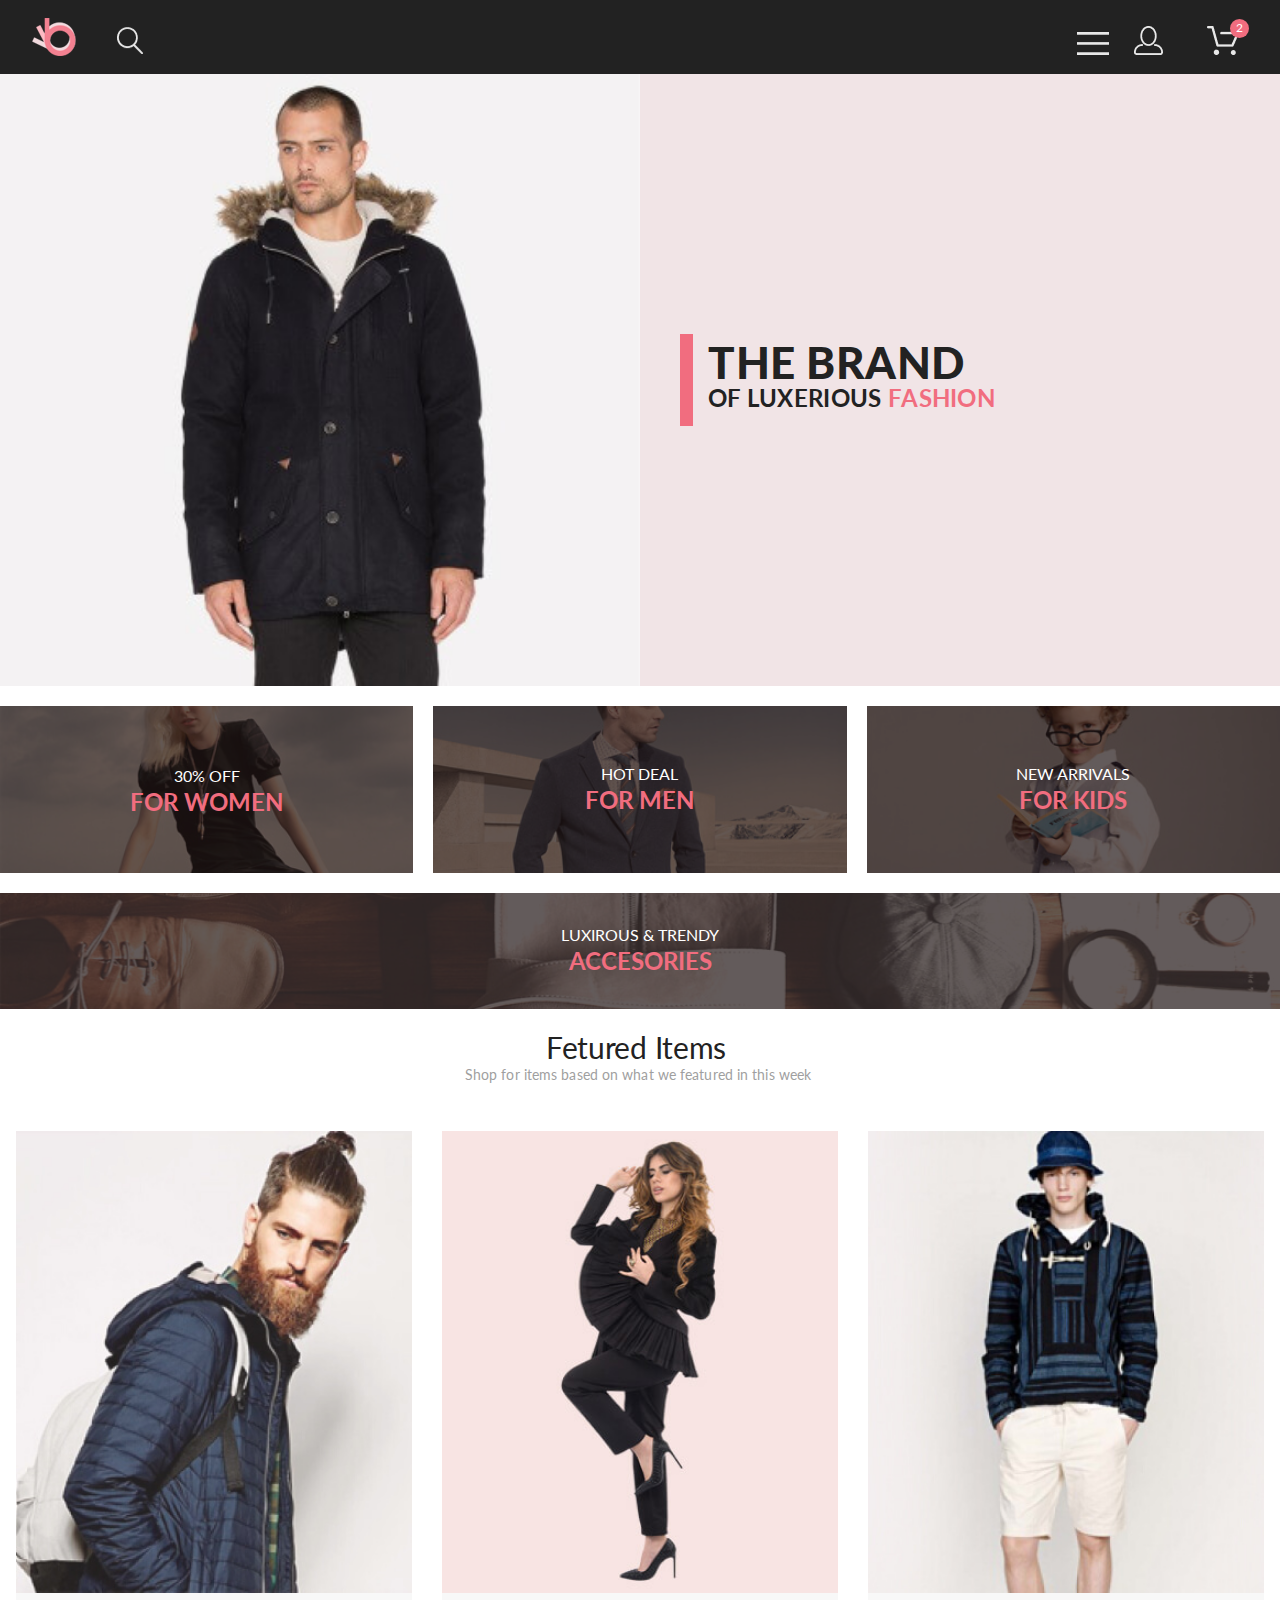
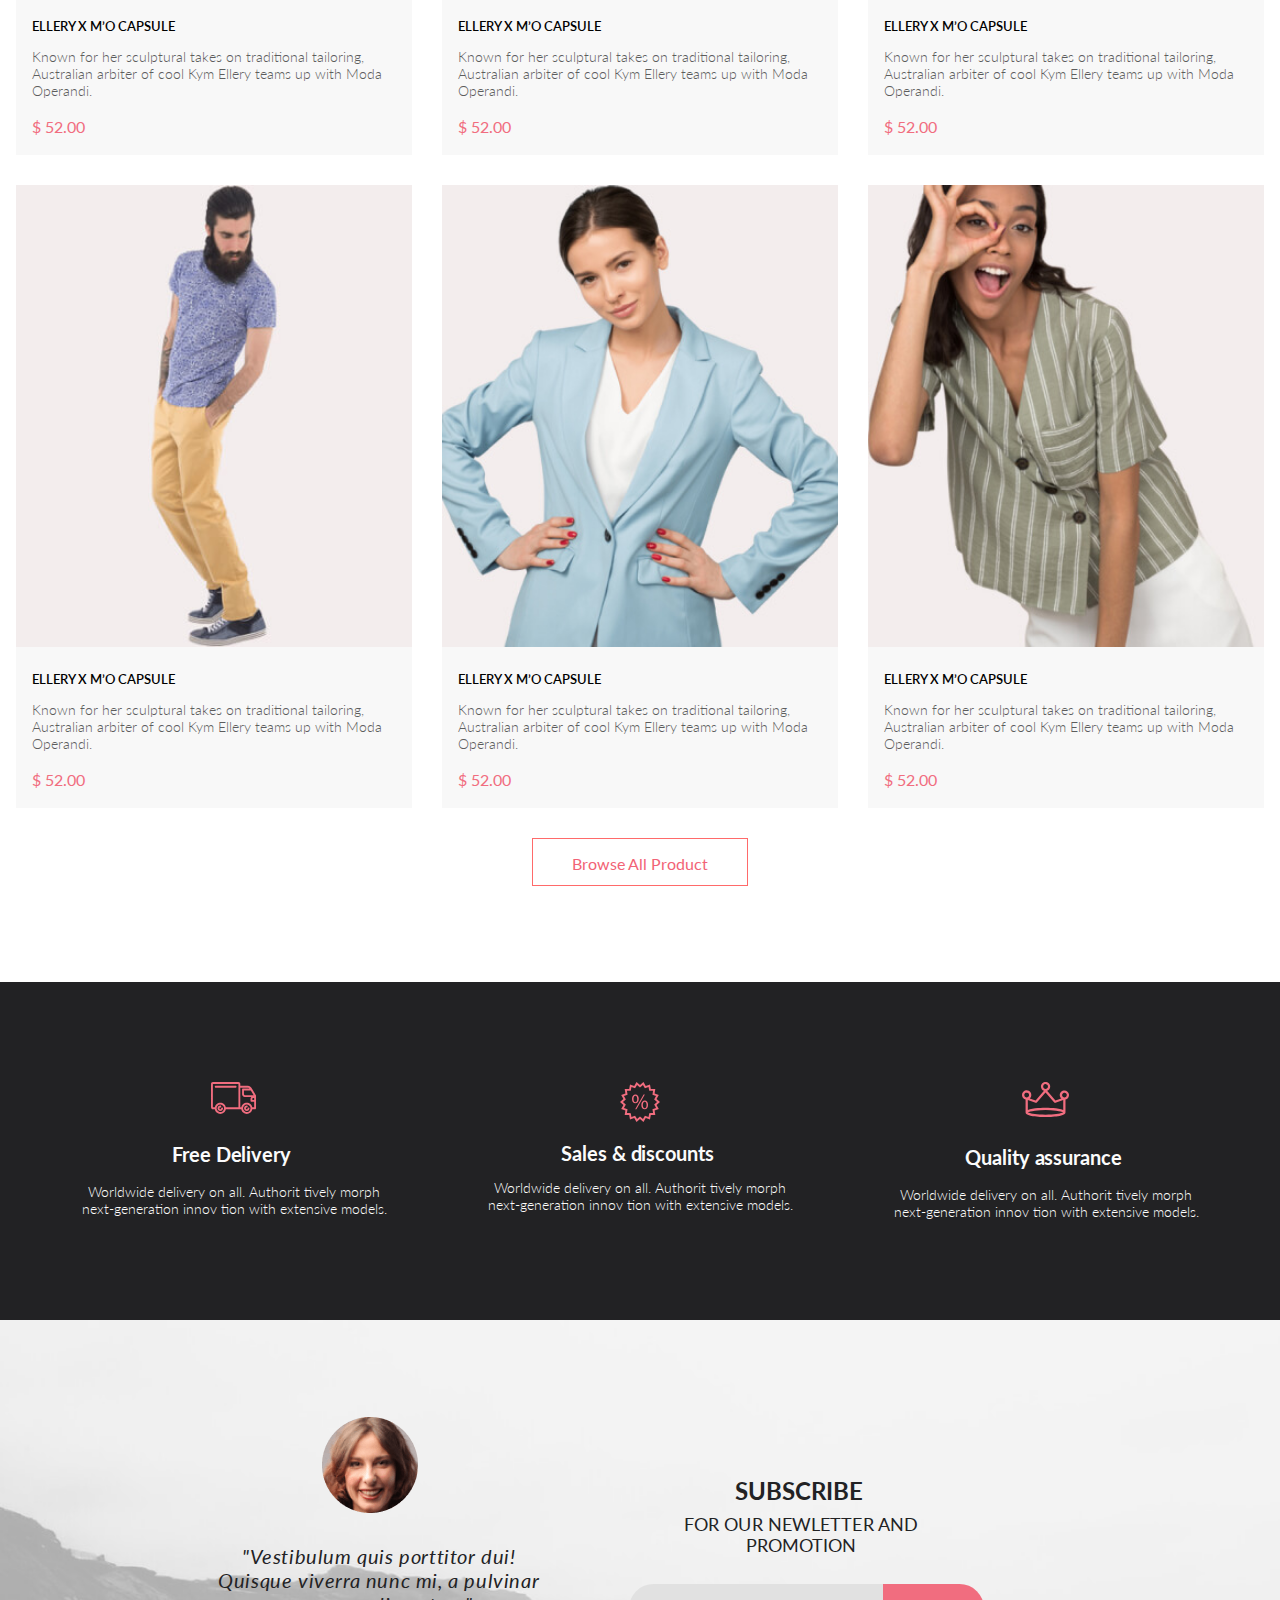
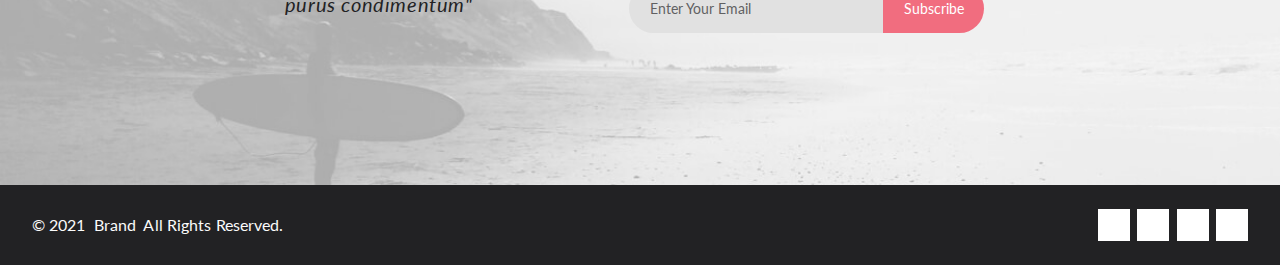
<file: index.html>
<!DOCTYPE html>
<html lang="en">

<head>
	<meta charset="UTF-8">
	<meta name="viewport" content="width=device-width, initial-scale=1.0">
	<meta http-equiv="X-UA-Compatible" content="IE=edge">
	<title>LUXERIOUS-FASHION</title>
	<link rel="stylesheet" href="https://cdnjs.cloudflare.com/ajax/libs/font-awesome/5.15.2/css/all.min.css"
		integrity="sha512-HK5fgLBL+xu6dm/Ii3z4xhlSUyZgTT9tuc/hSrtw6uzJOvgRr2a9jyxxT1ely+B+xFAmJKVSTbpM/CuL7qxO8w=="
		crossorigin="anonymous">
	<link rel="stylesheet" href="styles/css/style.css">

</head>

<body>
	<header class="header">
		<div class="header__menu-dark hidden">
		</div>
		<div class="container">
			<div class="header__left-wrp">
				<a class="logo" href="index.html">
					<img class="logo__image" src="images/header/logo.png" alt="Логотип магазина">
				</a>
				<form class="search">
					<input class="search__input" type="text" name="site-search" id="site-search" placeholder="Search here...">
					<button class="search__icon" type="submit"></button>
				</form>
			</div>

			<div class="header__right-wrp">
				<img class="bar-icon" src="images/header/bar.png" width="32" height="23"
					alt="Иконка для открытия меню сайта на мобильном устройстве">
				<a class="user-icon-link" href="./registration.html" target="_blank">
					<img class="user-icon" src="images/header/user.png" alt="Иконка для входа в профиль польователя">
				</a>
				<div class="cart-icon-wrp">
					<a class="cart-icon-link" href="./cart.html" target="_blank">
						<img class="cart-icon" src="images/header/cart.png" alt="Иконка для входа в корзину товаров пользователя">
						<span class="cart-icon-counter">2</span>
					</a>
				</div>
			</div>
			<div class="header__menu menu hidden">
				<img class="menu__close" src="images/brand/obelus.png" alt="Крестик для карытия меню сайта" width="12"
					height="12">
				<ul class="menu__list">
					<li class="menu__item menu__item_heading">
						<span>menu</span>
					</li>
					<li class="menu__item menu__item_sublist-heading">
						<a class="menu__item-link" href="#!">
							man
						</a>
					</li>
					<li class="menu__item">
						<ul class="menu__sublist">
							<li class="menu__sublist-item">
								<a class="menu__item-link" href="#!">Accessories</a>
							</li>
							<li class="menu__sublist-item">
								<a class="menu__item-link" href="#!">Bags</a>
							</li>
							<li class="menu__sublist-item">
								<a class="menu__item-link" href="#!">Denim</a>
							</li>
							<li class="menu__sublist-item">
								<a class="menu__item-link" href="#!">T-Shirts</a>
							</li>
						</ul>
					</li>
					<li class="menu__item menu__item_sublist-heading">
						<a class="menu__item-link" href="#!">
							woman
						</a>
					</li>
					<li class="menu__item">
						<ul class="menu__sublist">
							<li class="menu__sublist-item">
								<a class="menu__item-link" href="#!">Accessories</a>
							</li>
							<li class="menu__sublist-item">
								<a class="menu__item-link" href="#!">Jackets &amp;&nbsp;Coats</a>
							</li>
							<li class="menu__sublist-item">
								<a class="menu__item-link" href="#!">Polos</a>
							</li>
							<li class="menu__sublist-item">
								<a class="menu__item-link" href="#!">T-Shirts</a>
							</li>
							<li class="menu__sublist-item">
								<a class="menu__item-link" href="#!">Shirts</a>
							</li>
						</ul>
					</li>
					<li class="menu__item menu__item_sublist-heading">
						<a class="menu__item-link" href="#!">
							kids
						</a>
					</li>
					<li class="menu__item">
						<ul class="menu__sublist">
							<li class="menu__sublist-item">
								<a class="menu__item-link" href="#!">Accessories</a>
							</li>
							<li class="menu__sublist-item">
								<a class="menu__item-link" href="#!">Jackets &amp;&nbsp;Coats</a>
							</li>
							<li class="menu__sublist-item">
								<a class="menu__item-link" href="#!">Polos</a>
							</li>
							<li class="menu__sublist-item">
								<a class="menu__item-link" href="#!">T-Shirts</a>
							</li>
							<li class="menu__sublist-item">
								<a class="menu__item-link" href="#!">Shirts</a>
							</li>
							<li class="menu__sublist-item">
								<a class="menu__item-link" href="#!">Bags</a>
							</li>
						</ul>
					</li>
				</ul>
			</div>
		</div>
	</header>

	<main>
		<div class="brand">
			<div class="brand-wrap">
				<div class="brand__left">
					<img class="brand__image" src="images/brand/man.jpg" alt="Мужчина в куртке">
				</div>

				<div class="brand__right">
					<div class="brand__promo">
						<span>THE&nbsp;BRAND</span>
						<h1>OF&nbsp;LUXERIOUS&nbsp;<span>FASHION</span></h1>
					</div>
				</div>
			</div>
		</div>

		<div class="offers container">
			<div class="offers__card">
				<a class="offers__link" href="./catalog.html" target="_blank">
					<img class="offers__image" src="images/offers/for-woman.jpg" alt="Фото женщины">
					<div class="offers__text-wrp">
						<p class="offers__subtitle">30% OFF</p>
						<h2 class="offers__title">FOR WOMEN</h2>
					</div>
				</a>
			</div>
			<div class="offers__card">
				<a class="offers__link" href="./catalog.html" target="_blank">
					<img class="offers__image" src="images/offers/for-man.jpg" alt="Фото мужчины">
					<div class="offers__text-wrp">
						<p class="offers__subtitle">HOT DEAL</p>
						<h2 class="offers__title">FOR MEN</h2>
					</div>
				</a>
			</div>
			<div class="offers__card">
				<a class="offers__link" href="./catalog.html" target="_blank">
					<img class="offers__image" src="images/offers/for-kids.jpg" alt="Фото ребёнка">
					<div class="offers__text-wrp">
						<p class="offers__subtitle">NEW ARRIVALS</p>
						<h2 class="offers__title">FOR KIDS</h2>
					</div>
				</a>
			</div>
			<div class="offers__card offers__card--long">
				<a class="offers__link" href="./catalog.html" target="_blank">
					<img class="offers__image offers__image--long" src="images/offers/accesores.jpg" alt="Фото аксесуаров">
					<div class="offers__text-wrp">
						<p class="offers__subtitle">LUXIROUS &amp;&nbsp;TRENDY</p>
						<h2 class="offers__title">ACCESORIES</h2>
					</div>
				</a>
			</div>
		</div>

		<section class="fetured container">
			<h2 class="fetured__title">Fetured Items</h2>
			<p class="fetured__text">
				Shop for items based on&nbsp;what we&nbsp;featured in&nbsp;this week
			</p>
			<ul class="fetured__list"></ul>
			<button class="fetured__button">
				Browse All Product
			</button>
		</section>

		<div class="services">
			<div class="container">
				<ul class="services__list">
					<li class="services__item">
						<article class="services__unit">
							<img class="services__image" src="images/services/delivery.svg" alt="Image about the delivery">
							<h2 class="services__name">Free Delivery</h2>
							<p class="services__description">
								Worldwide delivery on&nbsp;all. Authorit&nbsp;tively morph <span>next-generation</span> innov tion with
								extensive
								models.
							</p>
						</article>
					</li>
					<li class="services__item">
						<article class="services__unit">
							<img class="services__image" src="images/services/discounts.svg" alt="Image about the discounts">
							<h2 class="services__name">Sales &amp;&nbsp;discounts</h2>
							<p class="services__description">
								Worldwide delivery on&nbsp;all. Authorit&nbsp;tively morph <span>next-generation</span> innov tion with
								extensive
								models.
							</p>
						</article>
					</li>
					<li class="services__item">
						<article class="services__unit">
							<img class="services__image" src="images/services/assurance.svg" alt="Crown image">
							<h2 class="services__name">Quality assurance</h2>
							<p class="services__description">
								Worldwide delivery on&nbsp;all. Authorit&nbsp;tively morph <span>next-generation</span> innov tion with
								extensive
								models.
							</p>
						</article>
					</li>
				</ul>
			</div>
		</div>

		<div class="subscribe">
			<div class="container">
				<div class="subscribe__left">
					<img class="subscribe__user-image" src="images/subscribe/subscribe-user.png" alt="subscribe user photo">
					<p class="subscribe__user-text">
						"Vestibulum quis porttitor dui! Quisque viverra nunc&nbsp;mi, a&nbsp;pulvinar purus condimentum"
					</p>
				</div>
				<div class="subscribe__right">
					<h2 class="subscribe__title">SUBSCRIBE</h2>
					<p class="subscribe__text">
						FOR OUR NEWLETTER AND PROMOTION
					</p>
					<form class="subscribe__form" action="#" method="get">
						<input class="subscribe__input" type="text" name="user-email" placeholder="Enter Your Email">
						<button class="subscribe__button">Subscribe</button>
					</form>
				</div>
			</div>
		</div>
	</main>

	<footer class="footer footer--index">
		<div class="container">
			<div class="footer__social">
				<ul class="footer__social-list">
					<li class="footer__social-item">
						<a class="footer__social-link" href="https://www.facebook.com/?locale=ru_RU" target="_blank">
							<i class="fab fa-facebook-f"></i>
						</a>
					</li>
					<li class="footer__social-item">
						<a class="footer__social-link" href="https://www.instagram.com/" target="_blank">
							<i class="fab fa-instagram"></i>
						</a>
					</li>
					<li class="footer__social-item">
						<a class="footer__social-link" href="https://ru.pinterest.com/" target="_blank">
							<i class="fab fa-pinterest-p"></i>
						</a>
					</li>
					<li class="footer__social-item">
						<a class="footer__social-link" href="https://x.com/?lang=ru" target="_blank">
							<i class="fab fa-twitter"></i>
						</a>
					</li>
				</ul>
			</div>
			<div class="footer__copyright">
				<span>&copy;&nbsp;2021&nbsp;&nbsp;Brand&nbsp;&nbsp;All Rights Reserved.</span>
			</div>
		</div>
	</footer>

	<script type="module" src="js/main.js"></script>
	<script type="module" src="js/products.js"></script>
</body>

</html>
</file>
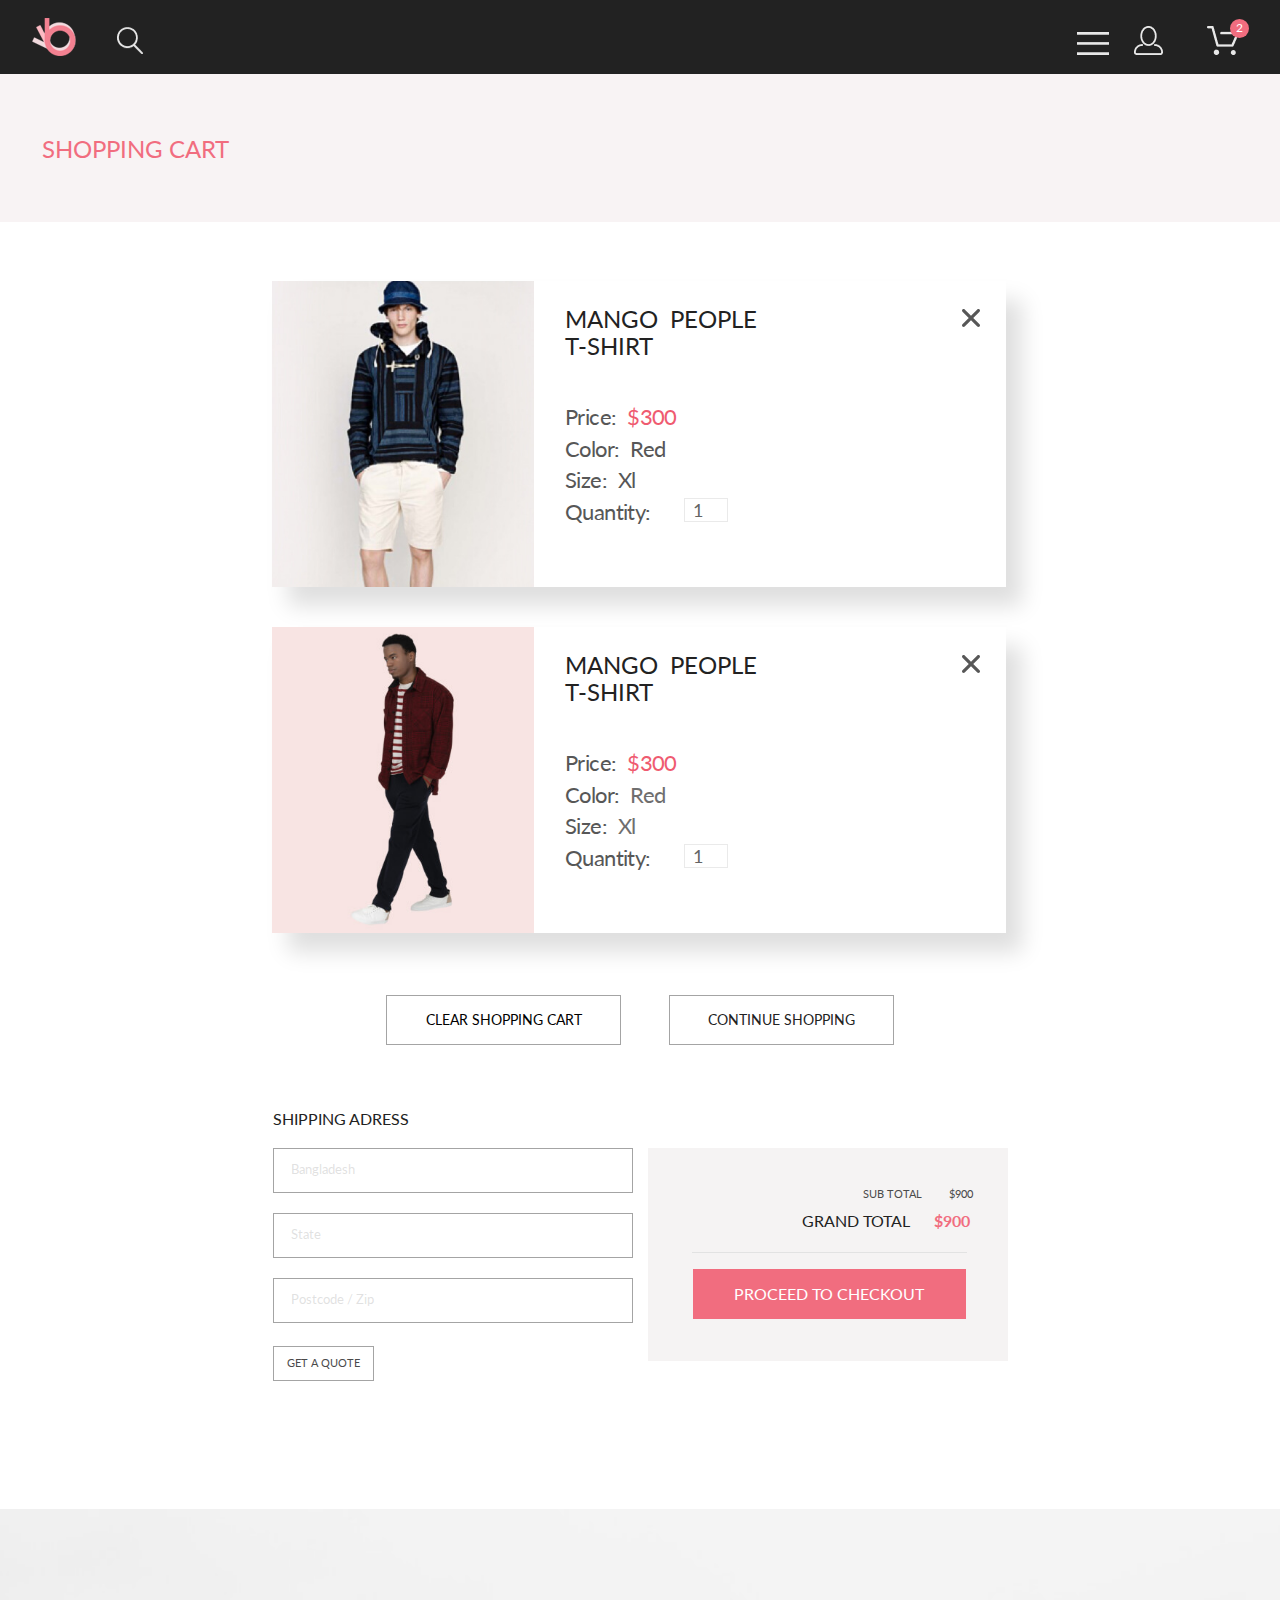
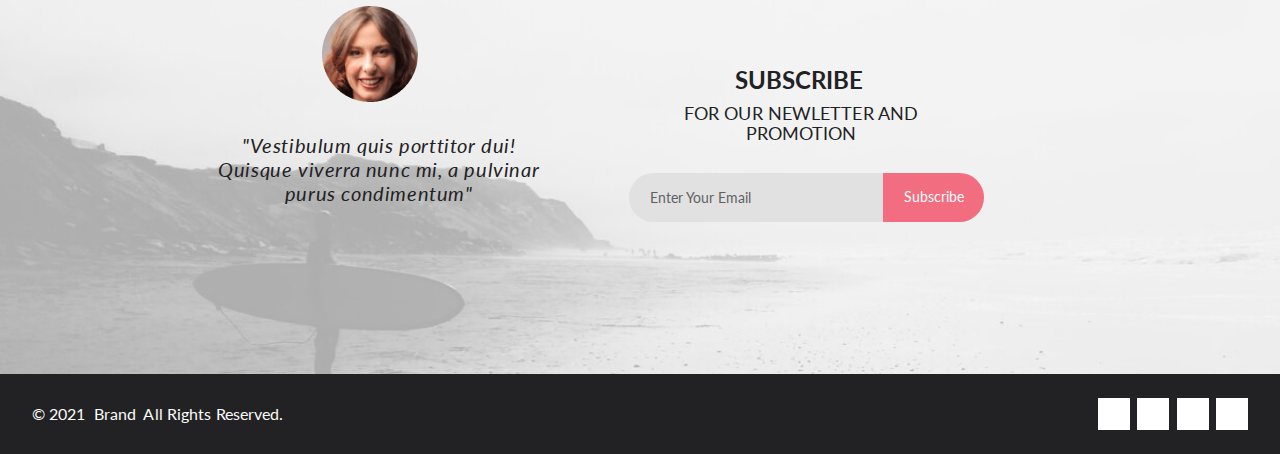
<file: cart.html>
<!DOCTYPE html>
<html lang="en">

<head>
	<meta charset="UTF-8">
	<meta name="viewport" content="width=device-width, initial-scale=1.0">
	<meta http-equiv="X-UA-Compatible" content="IE=edge">
	<title>Cart</title>
	<link rel="stylesheet" href="https://cdnjs.cloudflare.com/ajax/libs/font-awesome/5.15.2/css/all.min.css"
		integrity="sha512-HK5fgLBL+xu6dm/Ii3z4xhlSUyZgTT9tuc/hSrtw6uzJOvgRr2a9jyxxT1ely+B+xFAmJKVSTbpM/CuL7qxO8w=="
		crossorigin="anonymous">
	<link rel="stylesheet" href="styles/css/style.css">

</head>

<body>
	<header class="header">
		<div class="header__menu-dark hidden">
		</div>
		<div class="container">
			<div class="header__left-wrp">
				<a class="logo" href="index.html">
					<img class="logo__image" src="images/header/logo.png" alt="Логотип магазина">
				</a>
				<form class="search">
					<input class="search__input" type="text" name="site-search" id="site-search" placeholder="Search here...">
					<button class="search__icon" type="submit"></button>
				</form>
			</div>

			<div class="header__right-wrp">
				<img class="bar-icon bar-icon_cart-page" src="images/header/bar.png" width="32" height="23"
					alt="Иконка для открытия меню сайта на мобильном устройстве">
				<a class="user-icon-link" href="./registration.html" target="_blank">
					<img class="user-icon" src="images/header/user.png" alt="Иконка для входа в профиль польователя">
				</a>
				<span class="cart-icon-wrp">
					<img class="cart-icon" src="images/header/cart.png" alt="Иконка для входа в корзину товаров пользователя">
					<span class="cart-icon-counter">2</span>
				</span>
			</div>
			<div class="header__menu menu hidden">
				<img class="menu__close" src="images/brand/obelus.png" alt="Крестик для карытия меню сайта" width="12"
					height="12">
				<ul class="menu__list">
					<li class="menu__item menu__item_heading">
						<span>menu</span>
					</li>
					<li class="menu__item menu__item_sublist-heading">
						<a class="menu__item-link" href="#!">
							man
						</a>
					</li>
					<li class="menu__item">
						<ul class="menu__sublist">
							<li class="menu__sublist-item">
								<a class="menu__item-link" href="#!">Accessories</a>
							</li>
							<li class="menu__sublist-item">
								<a class="menu__item-link" href="#!">Bags</a>
							</li>
							<li class="menu__sublist-item">
								<a class="menu__item-link" href="#!">Denim</a>
							</li>
							<li class="menu__sublist-item">
								<a class="menu__item-link" href="#!">T-Shirts</a>
							</li>
						</ul>
					</li>
					<li class="menu__item menu__item_sublist-heading">
						<a class="menu__item-link" href="#!">
							woman
						</a>
					</li>
					<li class="menu__item">
						<ul class="menu__sublist">
							<li class="menu__sublist-item">
								<a class="menu__item-link" href="#!">Accessories</a>
							</li>
							<li class="menu__sublist-item">
								<a class="menu__item-link" href="#!">Jackets &amp;&nbsp;Coats</a>
							</li>
							<li class="menu__sublist-item">
								<a class="menu__item-link" href="#!">Polos</a>
							</li>
							<li class="menu__sublist-item">
								<a class="menu__item-link" href="#!">T-Shirts</a>
							</li>
							<li class="menu__sublist-item">
								<a class="menu__item-link" href="#!">Shirts</a>
							</li>
						</ul>
					</li>
					<li class="menu__item menu__item_sublist-heading">
						<a class="menu__item-link" href="#!">
							kids
						</a>
					</li>
					<li class="menu__item">
						<ul class="menu__sublist">
							<li class="menu__sublist-item">
								<a class="menu__item-link" href="#!">Accessories</a>
							</li>
							<li class="menu__sublist-item">
								<a class="menu__item-link" href="#!">Jackets &amp;&nbsp;Coats</a>
							</li>
							<li class="menu__sublist-item">
								<a class="menu__item-link" href="#!">Polos</a>
							</li>
							<li class="menu__sublist-item">
								<a class="menu__item-link" href="#!">T-Shirts</a>
							</li>
							<li class="menu__sublist-item">
								<a class="menu__item-link" href="#!">Shirts</a>
							</li>
							<li class="menu__sublist-item">
								<a class="menu__item-link" href="#!">Bags</a>
							</li>
						</ul>
					</li>
				</ul>
			</div>
		</div>
	</header>

	<main>
		<section class="banner-page banner-page_cart">
			<div class="container">
				<h1 class="banner-page__title banner-page__title_cart">SHOPPING CART</h1>
			</div>
		</section>

		<div class="cart">
			<div class="container">
				<div class="product-box">
					<ul class="product-box__list">
						<li class="product-box__item">
							<article class="product-box__product product">
								<button class="product__btn-delete">
									<img class="product__btn-delete-image" src="images/close-button-icon.svg"
										alt="Кнопка удаления товара из корзины">
								</button>
								<div class="product__content">
									<div class="product__image-wrp">
										<img class="product__image" src="images/fetured/blue-sweater.jpg" alt="Blue sweater for man">
									</div>

									<div class="product__description">
										<h2 class="product__name">
											MANGO&nbsp;&nbsp;PEOPLE T&#8209;SHIRT
										</h2>
										<p class="product__description-txt">
											Price:&nbsp;
											<span class="product__description-price">$300</span>
										</p>
										<p class="product__description-txt">
											Color:&nbsp;
											<span class="product__characteristic">Red</span>
										</p>
										<p class="product__description-txt">
											Size:&nbsp;
											<span class="product__characteristic">Xl</span>
										</p>

										<div class="product__quantity">
											<label class="product__description-txt">Quantity:</label>
											<input class="product__quantity-input" type="number" min="0" value="1" max="100">
										</div>
									</div>
								</div>
							</article>
						</li>
						<li class="product-box__item">
							<article class="product-box__product product">
								<button class="product__btn-delete">
									<img class="product__btn-delete-image" src="images/close-button-icon.svg"
										alt="Кнопка удаления товара из корзины">
								</button>
								<div class="product__content">
									<div class="product__image-wrp">
										<img class="product__image" src="images/fetured/red-jacket.jpg" alt="Red jacket for man">
									</div>

									<div class="product__description">
										<h2 class="product__name">
											MANGO&nbsp;&nbsp;PEOPLE T&#8209;SHIRT
										</h2>
										<p class="product__description-txt">
											Price:&nbsp;
											<span class="product__description-price">$300</span>
										</p>
										<p class="product__description-txt">
											Color:&nbsp;
											<span class="product__description-characteristic">Red</span>
										</p>
										<p class="product__description-txt">
											Size:&nbsp;
											<span class="product__description-characteristic">Xl</span>
										</p>

										<div class="product__quantity">
											<label class="product__description-txt">Quantity:</label>
											<input class="product__quantity-input" type="number" min="0" value="1" max="100">
										</div>
									</div>
								</div>
							</article>
						</li>
					</ul>

					<div class="product-box__fail hidden">
						<p class="product-box__fail-heading">
							There&rsquo;s nothing left at&nbsp;all...
						</p>
						<div class="product-box__fail-image-wrapper">
							<img class="product-box__fail-image" src="images/cart/sad-smile.png" alt="Sad smile">
						</div>
					</div>

					<div class="product-box__buttons">
						<button class="product-box__btn product-box__btn_clear">Clear shopping cart</button>
						<a class="product-box__btn product-box__btn_link" href="./catalog.html">Continue shopping</a>
					</div>
				</div>

				<div class="cart__placing-order placing-order">
					<section class="placing-order__form-block form-block">
						<h2 class="form-block__form-title">SHIPPING ADRESS</h2>
						<div class="delivery-block__form-wrapper">
							<form class="delivery-block__form form" action="#" method="get" id="delivery-form">
								<div class="form__input-wrapper">
									<input class="form__input form__input_country" type="text" name="delivery-country"
										id="delivery-country" placeholder="Bangladesh">
								</div>
								<div class="form__input-wrapper">
									<input class="form__input" type="text" name="delivery-state" id="delivery-state" placeholder="State">
								</div>
								<div class="form__input-wrapper">
									<input class="form__input" type="text" name="postcode" id="postcode" placeholder="Postcode / Zip">
								</div>

								<button class="form__button">Get a&nbsp;quote</button>
							</form>
						</div>
					</section>

					<section class="placing-order__total-cost total-cost">
						<h3 class="total-cost__text">
							SUB TOTAL <span class="total-cost__text-price">$900</span>
						</h3>
						<h2 class="total-cost__text total-cost__text_big">
							GRAND TOTAL<span class="total-cost__text-price total-cost__text-price_color">$900</span>
						</h2>
						<hr class="total-cost__divider">
						<a class="total-cost__button" href="#!">
							PROCEED TO&nbsp;CHECKOUT
						</a>
					</section>
				</div>
			</div>
		</div>

		<div class="subscribe">
			<div class="container">
				<div class="subscribe__left">
					<img class="subscribe__user-image" src="images/subscribe/subscribe-user.png" alt="subscribe user photo">
					<p class="subscribe__user-text subscribe__user-text_cart-page">
						"Vestibulum quis porttitor dui! Quisque viverra nunc&nbsp;mi, a&nbsp;pulvinar purus condimentum"
					</p>
				</div>
				<div class="subscribe__right subscribe__right--cart-page">
					<h2 class="subscribe__title subscribe__title--cart-page">SUBSCRIBE</h2>
					<p class="subscribe__text subscribe__text--cart-page">
						FOR OUR NEWLETTER AND PROMOTION
					</p>
					<form class="subscribe__form" action="#" method="get">
						<input class="subscribe__input subscribe__input_cart-page" type="text" name="user-email"
							placeholder="Enter Your Email">
						<button class="subscribe__button">Subscribe</button>
					</form>
				</div>
			</div>
		</div>
	</main>

	<footer class="footer">
		<div class="container">
			<div class="footer__social">
				<ul class="footer__social-list">
					<li class="footer__social-item">
						<a class="footer__social-link" href="https://www.facebook.com/?locale=ru_RU" target="_blank">
							<i class="fab fa-facebook-f"></i>
						</a>
					</li>
					<li class="footer__social-item">
						<a class="footer__social-link" href="https://www.instagram.com/" target="_blank">
							<i class="fab fa-instagram"></i>
						</a>
					</li>
					<li class="footer__social-item">
						<a class="footer__social-link" href="https://ru.pinterest.com/" target="_blank">
							<i class="fab fa-pinterest-p"></i>
						</a>
					</li>
					<li class="footer__social-item">
						<a class="footer__social-link" href="https://x.com/?lang=ru" target="_blank">
							<i class="fab fa-twitter"></i>
						</a>
					</li>
				</ul>
			</div>
			<div class="footer__copyright">
				<span>&copy;&nbsp;2021&nbsp;&nbsp;Brand&nbsp;&nbsp;All Rights Reserved.</span>
			</div>
		</div>
	</footer>

	<script type="module" src="js/main.js"></script>
	<script type="module" src="js/cart.js"></script>
</body>

</html>
</file>
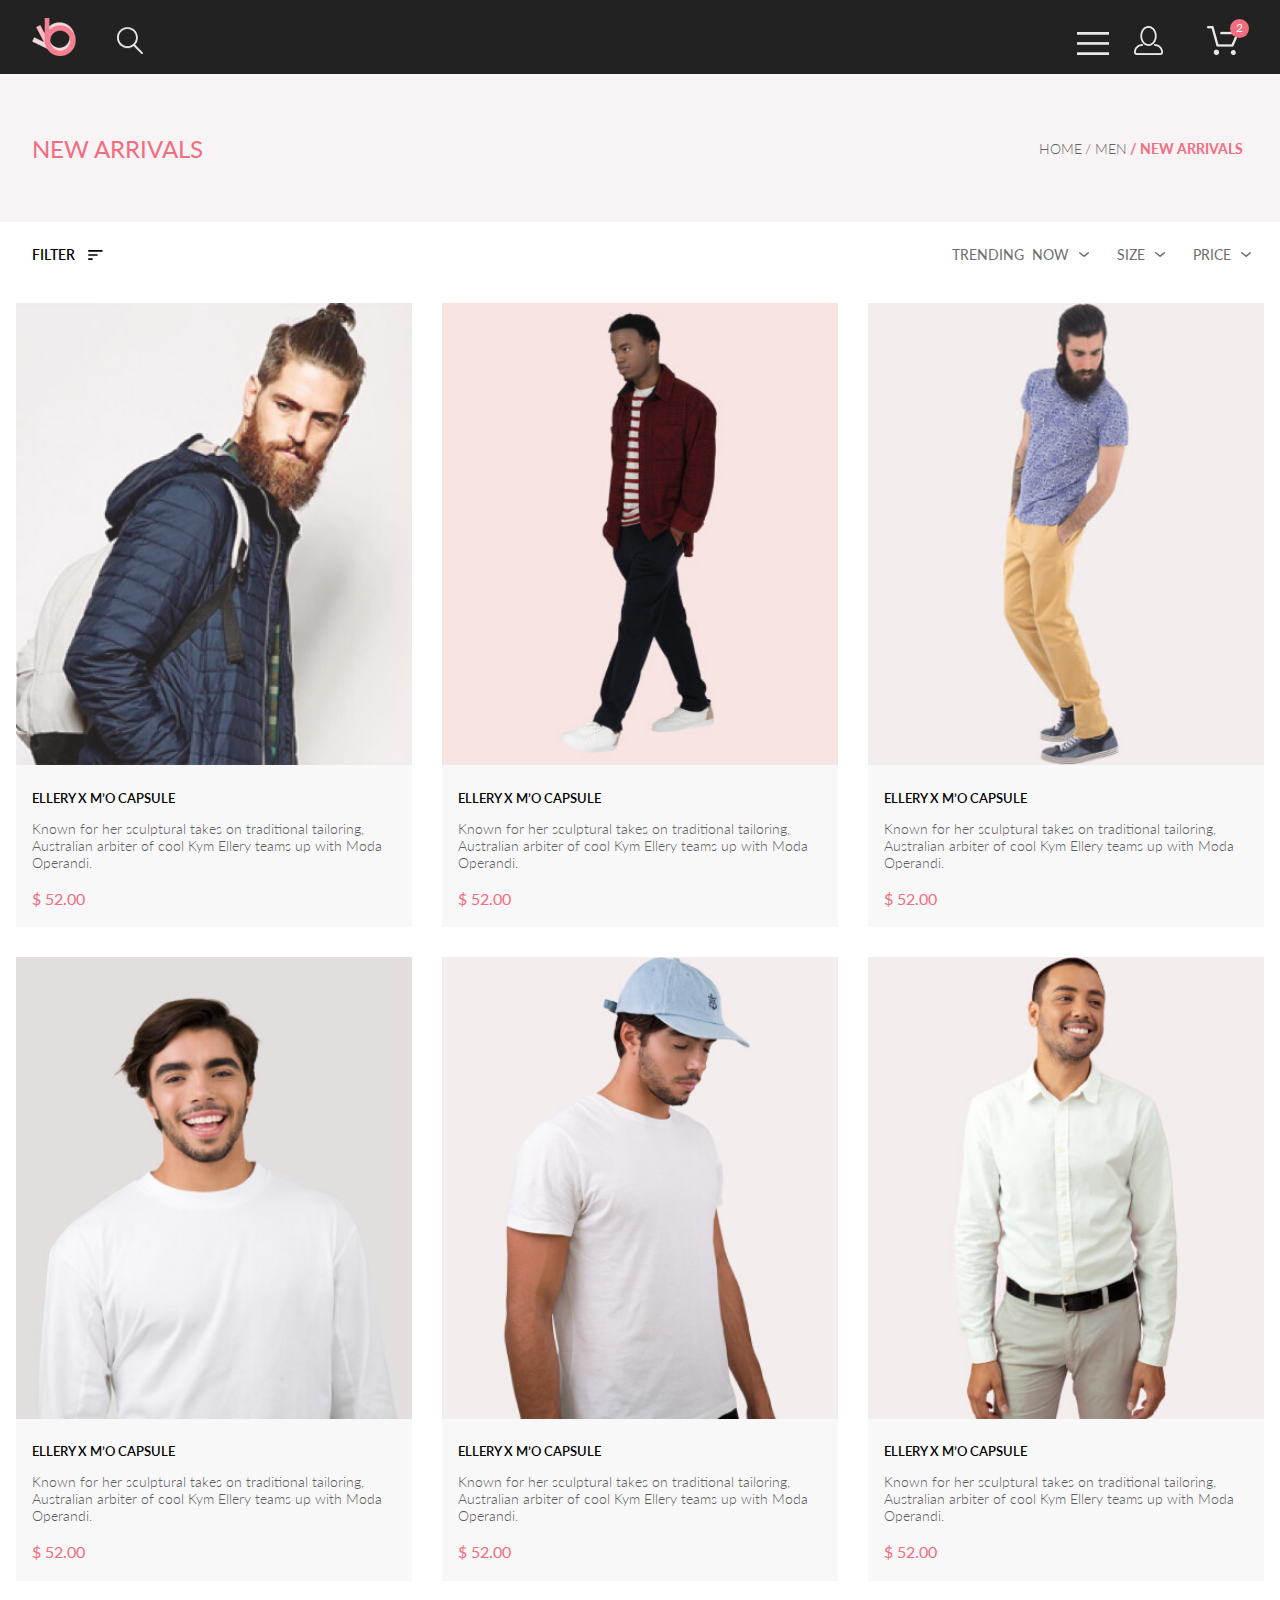
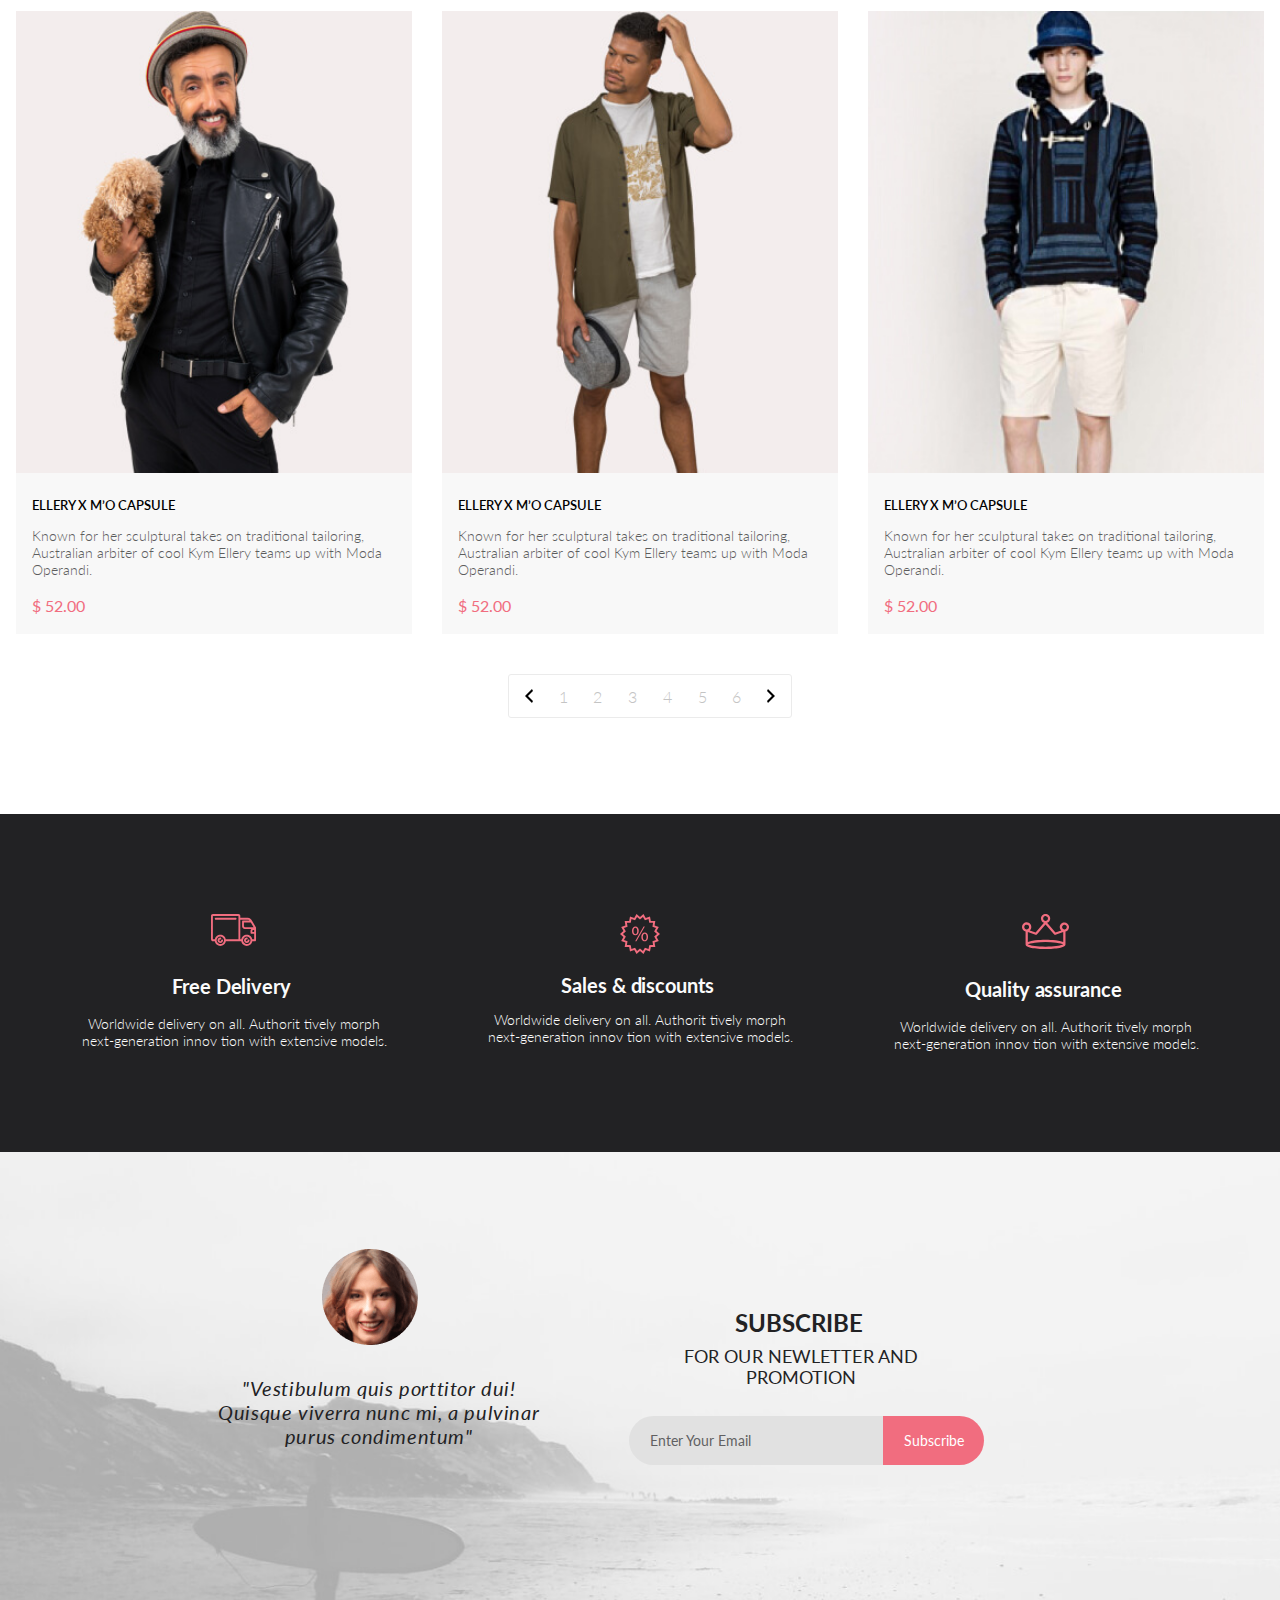
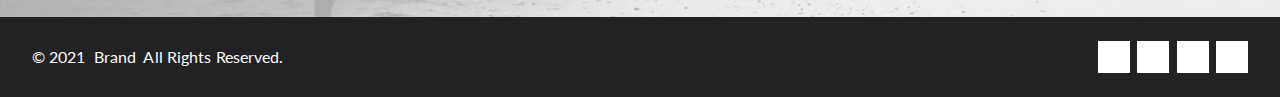
<file: catalog.html>
<!DOCTYPE html>
<html lang="en">

<head>
	<meta charset="UTF-8">
	<meta name="viewport" content="width=device-width, initial-scale=1.0">
	<meta http-equiv="X-UA-Compatible" content="IE=edge">
	<title>Catalog</title>
	<link rel="stylesheet" href="https://cdnjs.cloudflare.com/ajax/libs/font-awesome/5.15.2/css/all.min.css"
		integrity="sha512-HK5fgLBL+xu6dm/Ii3z4xhlSUyZgTT9tuc/hSrtw6uzJOvgRr2a9jyxxT1ely+B+xFAmJKVSTbpM/CuL7qxO8w=="
		crossorigin="anonymous">
	<link rel="stylesheet" href="styles/css/style.css">

</head>

<body>
	<header class="header">
		<div class="header__menu-dark hidden">
		</div>
		<div class="container">
			<div class="header__left-wrp">
				<a class="logo" href="index.html">
					<img class="logo__image" src="images/header/logo.png" alt="Логотип магазина">
				</a>
				<form class="search">
					<input class="search__input" type="text" name="site-search" id="site-search" placeholder="Search here...">
					<button class="search__icon" type="submit"></button>
				</form>
			</div>

			<div class="header__right-wrp">
				<img class="bar-icon bar-icon_catalog-page" src="images/header/bar.png" width="32" height="23"
					alt="Иконка для открытия меню сайта на мобильном устройстве">
				<a class="user-icon-link" href="./registration.html" target="_blank">
					<img class="user-icon user-icon_catalog-page" src="images/header/user.png"
						alt="Иконка для входа в профиль польователя">
				</a>

				<div class="cart-icon-wrp">
					<a class="cart-icon-link" href="./cart.html" target="_blank">
						<img class="cart-icon" src="images/header/cart.png" alt="Иконка для входа в корзину товаров пользователя">
						<span class="cart-icon-counter">2</span>
					</a>
				</div>
			</div>
			<div class="header__menu menu hidden">
				<img class="menu__close" src="images/brand/obelus.png" alt="Крестик для карытия меню сайта" width="12"
					height="12">
				<ul class="menu__list">
					<li class="menu__item menu__item_heading">
						<span>menu</span>
					</li>
					<li class="menu__item menu__item_sublist-heading">
						<a class="menu__item-link" href="#!">
							man
						</a>
					</li>
					<li class="menu__item">
						<ul class="menu__sublist">
							<li class="menu__sublist-item">
								<a class="menu__item-link" href="#!">Accessories</a>
							</li>
							<li class="menu__sublist-item">
								<a class="menu__item-link" href="#!">Bags</a>
							</li>
							<li class="menu__sublist-item">
								<a class="menu__item-link" href="#!">Denim</a>
							</li>
							<li class="menu__sublist-item">
								<a class="menu__item-link" href="#!">T-Shirts</a>
							</li>
						</ul>
					</li>
					<li class="menu__item menu__item_sublist-heading">
						<a class="menu__item-link" href="#!">
							woman
						</a>
					</li>
					<li class="menu__item">
						<ul class="menu__sublist">
							<li class="menu__sublist-item">
								<a class="menu__item-link" href="#!">Accessories</a>
							</li>
							<li class="menu__sublist-item">
								<a class="menu__item-link" href="#!">Jackets &amp;&nbsp;Coats</a>
							</li>
							<li class="menu__sublist-item">
								<a class="menu__item-link" href="#!">Polos</a>
							</li>
							<li class="menu__sublist-item">
								<a class="menu__item-link" href="#!">T-Shirts</a>
							</li>
							<li class="menu__sublist-item">
								<a class="menu__item-link" href="#!">Shirts</a>
							</li>
						</ul>
					</li>
					<li class="menu__item menu__item_sublist-heading">
						<a class="menu__item-link" href="#!">
							kids
						</a>
					</li>
					<li class="menu__item">
						<ul class="menu__sublist">
							<li class="menu__sublist-item">
								<a class="menu__item-link" href="#!">Accessories</a>
							</li>
							<li class="menu__sublist-item">
								<a class="menu__item-link" href="#!">Jackets &amp;&nbsp;Coats</a>
							</li>
							<li class="menu__sublist-item">
								<a class="menu__item-link" href="#!">Polos</a>
							</li>
							<li class="menu__sublist-item">
								<a class="menu__item-link" href="#!">T-Shirts</a>
							</li>
							<li class="menu__sublist-item">
								<a class="menu__item-link" href="#!">Shirts</a>
							</li>
							<li class="menu__sublist-item">
								<a class="menu__item-link" href="#!">Bags</a>
							</li>
						</ul>
					</li>
				</ul>
			</div>
		</div>
	</header>

	<main>
		<section class="new-arrivals">
			<div class="container">
				<h1 class="new-arrivals__title">NEW ARRIVALS</h1>
				<nav class="new-arrivals__nav">
					<a class="new-arrivals__nav-link" href="./index.html">HOME</a>
					<span>/</span>
					<a class="new-arrivals__nav-link" href="#">MEN</a>
					<span>/</span>
					<a class="new-arrivals__nav-link" href="#">NEW ARRIVALS</a>
				</nav>
			</div>
		</section>

		<div class="filters">
			<div class="container">
				<div class="filters__left">
					<div class="filters__left-wrapper">
						<span class="filters__left-label">FILTER</span>
						<img class="filters__left-icon" src="images/filter-icon.svg" alt="Иконка фильтра">
					</div>
					<div class="filters__popup visibility-hidden">
						<nav class="filters__nav">
							<span class="filters__nav-heading">CATEGORY</span>
							<ul class="filters__nav-list hidden">
								<li class="filters__nav-item">
									<a class="filters__nav-link" href="#!">Accessories</a>
								</li>
								<li class="filters__nav-item">
									<a class="filters__nav-link" href="#!">Bags</a>
								</li>
								<li class="filters__nav-item">
									<a class="filters__nav-link" href="#!">Denim</a>
								</li>
								<li class="filters__nav-item">
									<a class="filters__nav-link" href="#!">Hoodies &amp;&nbsp;Sweatshirts</a>
								</li>
								<li class="filters__nav-item">
									<a class="filters__nav-link" href="#!">Jackets &amp;&nbsp;Coats</a>
								</li>
								<li class="filters__nav-item">
									<a class="filters__nav-link" href="#!">Polos</a>
								</li>
								<li class="filters__nav-item">
									<a class="filters__nav-link" href="#!">Shirts</a>
								</li>
								<li class="filters__nav-item">
									<a class="filters__nav-link" href="#!">Shoes</a>
								</li>
								<li class="filters__nav-item">
									<a class="filters__nav-link" href="#!">Sweaters &amp;&nbsp;Knits</a>
								</li>
								<li class="filters__nav-item">
									<a class="filters__nav-link" href="#!">T-Shirts</a>
								</li>
								<li class="filters__nav-item">
									<a class="filters__nav-link" href="#!">Tanks</a>
								</li>
							</ul>
						</nav>
						<nav class="filters__nav">
							<span class="filters__nav-heading">BRAND</span>
							<ul class="filters__nav-list hidden">
								<li class="filters__nav-item">
									<a class="filters__nav-link" href="#!">Accessories</a>
								</li>
								<li class="filters__nav-item">
									<a class="filters__nav-link" href="#!">Bags</a>
								</li>
								<li class="filters__nav-item">
									<a class="filters__nav-link" href="#!">Denim</a>
								</li>
								<li class="filters__nav-item">
									<a class="filters__nav-link" href="#!">Hoodies &amp;&nbsp;Sweatshirts</a>
								</li>
								<li class="filters__nav-item">
									<a class="filters__nav-link" href="#!">Jackets &amp;&nbsp;Coats</a>
								</li>
								<li class="filters__nav-item">
									<a class="filters__nav-link" href="#!">Polos</a>
								</li>
								<li class="filters__nav-item">
									<a class="filters__nav-link" href="#!">Shirts</a>
								</li>
								<li class="filters__nav-item">
									<a class="filters__nav-link" href="#!">Shoes</a>
								</li>
								<li class="filters__nav-item">
									<a class="filters__nav-link" href="#!">Sweaters &amp;&nbsp;Knits</a>
								</li>
								<li class="filters__nav-item">
									<a class="filters__nav-link" href="#!">T-Shirts</a>
								</li>
								<li class="filters__nav-item">
									<a class="filters__nav-link" href="#!">Tanks</a>
								</li>
							</ul>
						</nav>
						<nav class="filters__nav">
							<span class="filters__nav-heading">DESIGNER</span>
							<ul class="filters__nav-list hidden">
								<li class="filters__nav-item">
									<a class="filters__nav-link" href="#!">Accessories</a>
								</li>
								<li class="filters__nav-item">
									<a class="filters__nav-link" href="#!">Bags</a>
								</li>
								<li class="filters__nav-item">
									<a class="filters__nav-link" href="#!">Denim</a>
								</li>
								<li class="filters__nav-item">
									<a class="filters__nav-link" href="#!">Hoodies &amp;&nbsp;Sweatshirts</a>
								</li>
								<li class="filters__nav-item">
									<a class="filters__nav-link" href="#!">Jackets &amp;&nbsp;Coats</a>
								</li>
								<li class="filters__nav-item">
									<a class="filters__nav-link" href="#!">Polos</a>
								</li>
								<li class="filters__nav-item">
									<a class="filters__nav-link" href="#!">Shirts</a>
								</li>
								<li class="filters__nav-item">
									<a class="filters__nav-link" href="#!">Shoes</a>
								</li>
								<li class="filters__nav-item">
									<a class="filters__nav-link" href="#!">Sweaters &amp;&nbsp;Knits</a>
								</li>
								<li class="filters__nav-item">
									<a class="filters__nav-link" href="#!">T-Shirts</a>
								</li>
								<li class="filters__nav-item">
									<a class="filters__nav-link" href="#!">Tanks</a>
								</li>
							</ul>
						</nav>
					</div>
				</div>
				<ul class="filters__right">
					<li class="filters__right-item">
						<div class="filters__right-label">
							<span class="filters__right-name">TRENDING&nbsp;&nbsp;NOW</span>
							<img class="filters__right-icon" src="./images/filter-arrow.svg" alt="Иконка фильтра">
						</div>
						<ul class="filters__right-list visibility-hidden">
							<li class="filters__right-option">
								<input id="tarand1" class="filters__right-checkbox" type="checkbox" name="tarand1">
								<label for="tarand1">Accessories</label>
							</li>
							<li class="filters__right-option">
								<input id="tarand2" class="filters__right-checkbox" type="checkbox" name="tarand2">
								<label for="tarand2">Bags</label>
							</li>
							<li class="filters__right-option">
								<input id="tarand3" class="filters__right-checkbox" type="checkbox" name="tarand3">
								<label for="tarand3">Denim</label>
							</li>
							<li class="filters__right-option">
								<input id="tarand4" class="filters__right-checkbox" type="checkbox" name="tarand4">
								<label for="tarand4">Hoodies&nbsp;&amp;&nbsp;Sweatshirts</label>
							</li>
						</ul>
					</li>
					<li class="filters__right-item">
						<div class="filters__right-label">
							<span class="filters__right-name">SIZE</span>
							<img class="filters__right-icon" src="./images/filter-arrow.svg" alt="Иконка фильтра">
						</div>
						<ul class="filters__right-list visibility-hidden">
							<li class="filters__right-option">
								<input id="xs" class="filters__right-checkbox" type="checkbox" name="xs">
								<label for="xs">XS</label>
							</li>
							<li class="filters__right-option">
								<input id="s" class="filters__right-checkbox" type="checkbox" name="s">
								<label for="s">S</label>
							</li>
							<li class="filters__right-option">
								<input id="m" class="filters__right-checkbox" type="checkbox" name="m">
								<label for="m">M</label>
							</li>
							<li class="filters__right-option">
								<input id="l" class="filters__right-checkbox" type="checkbox" name="l">
								<label for="l">L</label>
							</li>
						</ul>
					</li>
					<li class="filters__right-item">
						<div class="filters__right-label">
							<span class="filters__right-name">PRICE</span>
							<img class="filters__right-icon" src="./images/filter-arrow.svg" alt="Иконка фильтра">
						</div>
						<ul class="filters__right-list visibility-hidden">
							<li class="filters__right-option">
								<input id="price1" class="filters__right-checkbox" type="checkbox" name="price1">
								<label for="price1">10$</label>
							</li>
							<li class="filters__right-option">
								<input id="price2" class="filters__right-checkbox" type="checkbox" name="price2">
								<label for="price2">20$</label>
							</li>
							<li class="filters__right-option">
								<input id="price3" class="filters__right-checkbox" type="checkbox" name="price3">
								<label for="price3">30$</label>
							</li>
							<li class="filters__right-option">
								<input id="price4" class="filters__right-checkbox" type="checkbox" name="price4">
								<label for="price4">40$</label>
							</li>
						</ul>
					</li>
				</ul>
			</div>
		</div>

		<div class="fetured fetured--catalog container">
			<ul class="fetured__list fetured__list_catalog_page"></ul>
			<div class="fetured__pagination pagination fetured__pagination_catalog_page">
				<a class="fetured__pagination-switcher-link" href="#!">
					<img class="fetured__pagination-switcher fetured__pagination-switcher--left"
						src="images/switch-pagination-icon-left.svg" alt="Переключатель нумерации страниц с товарами">
				</a>
				<a class="fetured__pagination-page" href="#!">1</a>
				<a class="fetured__pagination-page" href="#!">2</a>
				<a class="fetured__pagination-page" href="#!">3</a>
				<a class="fetured__pagination-page" href="#!">4</a>
				<a class="fetured__pagination-page" href="#!">5</a>
				<a class="fetured__pagination-page" href="#!">6</a>
				<a class="fetured__pagination-switcher-link" href="#!">
					<img class="fetured__pagination-switcher fetured__pagination-switcher--right"
						src="images/switch-pagination-icon-right.svg" alt="Переключатель нумерации страниц с товарами">
				</a>

			</div>
		</div>

		<div class="services">
			<div class="container">
				<ul class="services__list">
					<li class="services__item">
						<article class="services__unit">
							<img class="services__image" src="images/services/delivery.svg" alt="Image about the delivery">
							<h2 class="services__name">Free Delivery</h2>
							<p class="services__description">
								Worldwide delivery on&nbsp;all. Authorit&nbsp;tively morph <span>next-generation</span> innov tion with
								extensive
								models.
							</p>
						</article>
					</li>
					<li class="services__item">
						<article class="services__unit">
							<img class="services__image" src="images/services/discounts.svg" alt="Image about the discounts">
							<h2 class="services__name">Sales &amp;&nbsp;discounts</h2>
							<p class="services__description">
								Worldwide delivery on&nbsp;all. Authorit&nbsp;tively morph <span>next-generation</span> innov tion with
								extensive
								models.
							</p>
						</article>
					</li>
					<li class="services__item">
						<article class="services__unit">
							<img class="services__image" src="images/services/assurance.svg" alt="Crown image">
							<h2 class="services__name">Quality assurance</h2>
							<p class="services__description">
								Worldwide delivery on&nbsp;all. Authorit&nbsp;tively morph <span>next-generation</span> innov tion with
								extensive
								models.
							</p>
						</article>
					</li>
				</ul>
			</div>
		</div>

		<div class="subscribe">
			<div class="container">
				<div class="subscribe__left">
					<img class="subscribe__user-image" src="images/subscribe/subscribe-user.png" alt="subscribe user photo">
					<p class="subscribe__user-text">
						"Vestibulum quis porttitor dui! Quisque viverra nunc&nbsp;mi, a&nbsp;pulvinar purus condimentum"
					</p>
				</div>
				<div class="subscribe__right">
					<h2 class="subscribe__title subscribe__title--catalog-page">SUBSCRIBE</h2>
					<p class="subscribe__text subscribe__text--catalog-page">
						FOR OUR NEWLETTER AND PROMOTION
					</p>
					<form class="subscribe__form" action="#" method="get">
						<input class="subscribe__input" type="text" name="user-email" placeholder="Enter Your Email">
						<button class="subscribe__button">Subscribe</button>
					</form>
				</div>
			</div>
		</div>
	</main>

	<footer class="footer">
		<div class="container">
			<div class="footer__social">
				<ul class="footer__social-list">
					<li class="footer__social-item">
						<a class="footer__social-link" href="https://www.facebook.com/?locale=ru_RU" target="_blank">
							<i class="fab fa-facebook-f"></i>
						</a>
					</li>
					<li class="footer__social-item">
						<a class="footer__social-link" href="https://www.instagram.com/" target="_blank">
							<i class="fab fa-instagram"></i>
						</a>
					</li>
					<li class="footer__social-item">
						<a class="footer__social-link" href="https://ru.pinterest.com/" target="_blank">
							<i class="fab fa-pinterest-p"></i>
						</a>
					</li>
					<li class="footer__social-item">
						<a class="footer__social-link" href="https://x.com/?lang=ru" target="_blank">
							<i class="fab fa-twitter"></i>
						</a>
					</li>
				</ul>
			</div>
			<div class="footer__copyright">
				<span>&copy;&nbsp;2021&nbsp;&nbsp;Brand&nbsp;&nbsp;All Rights Reserved.</span>
			</div>
		</div>
	</footer>

	<script type="module" src="js/main.js"></script>
	<script type="module" src="js/app.js"></script>
	<script type="module" src="js/catalog-products.js"></script>

</body>

</html>
</file>
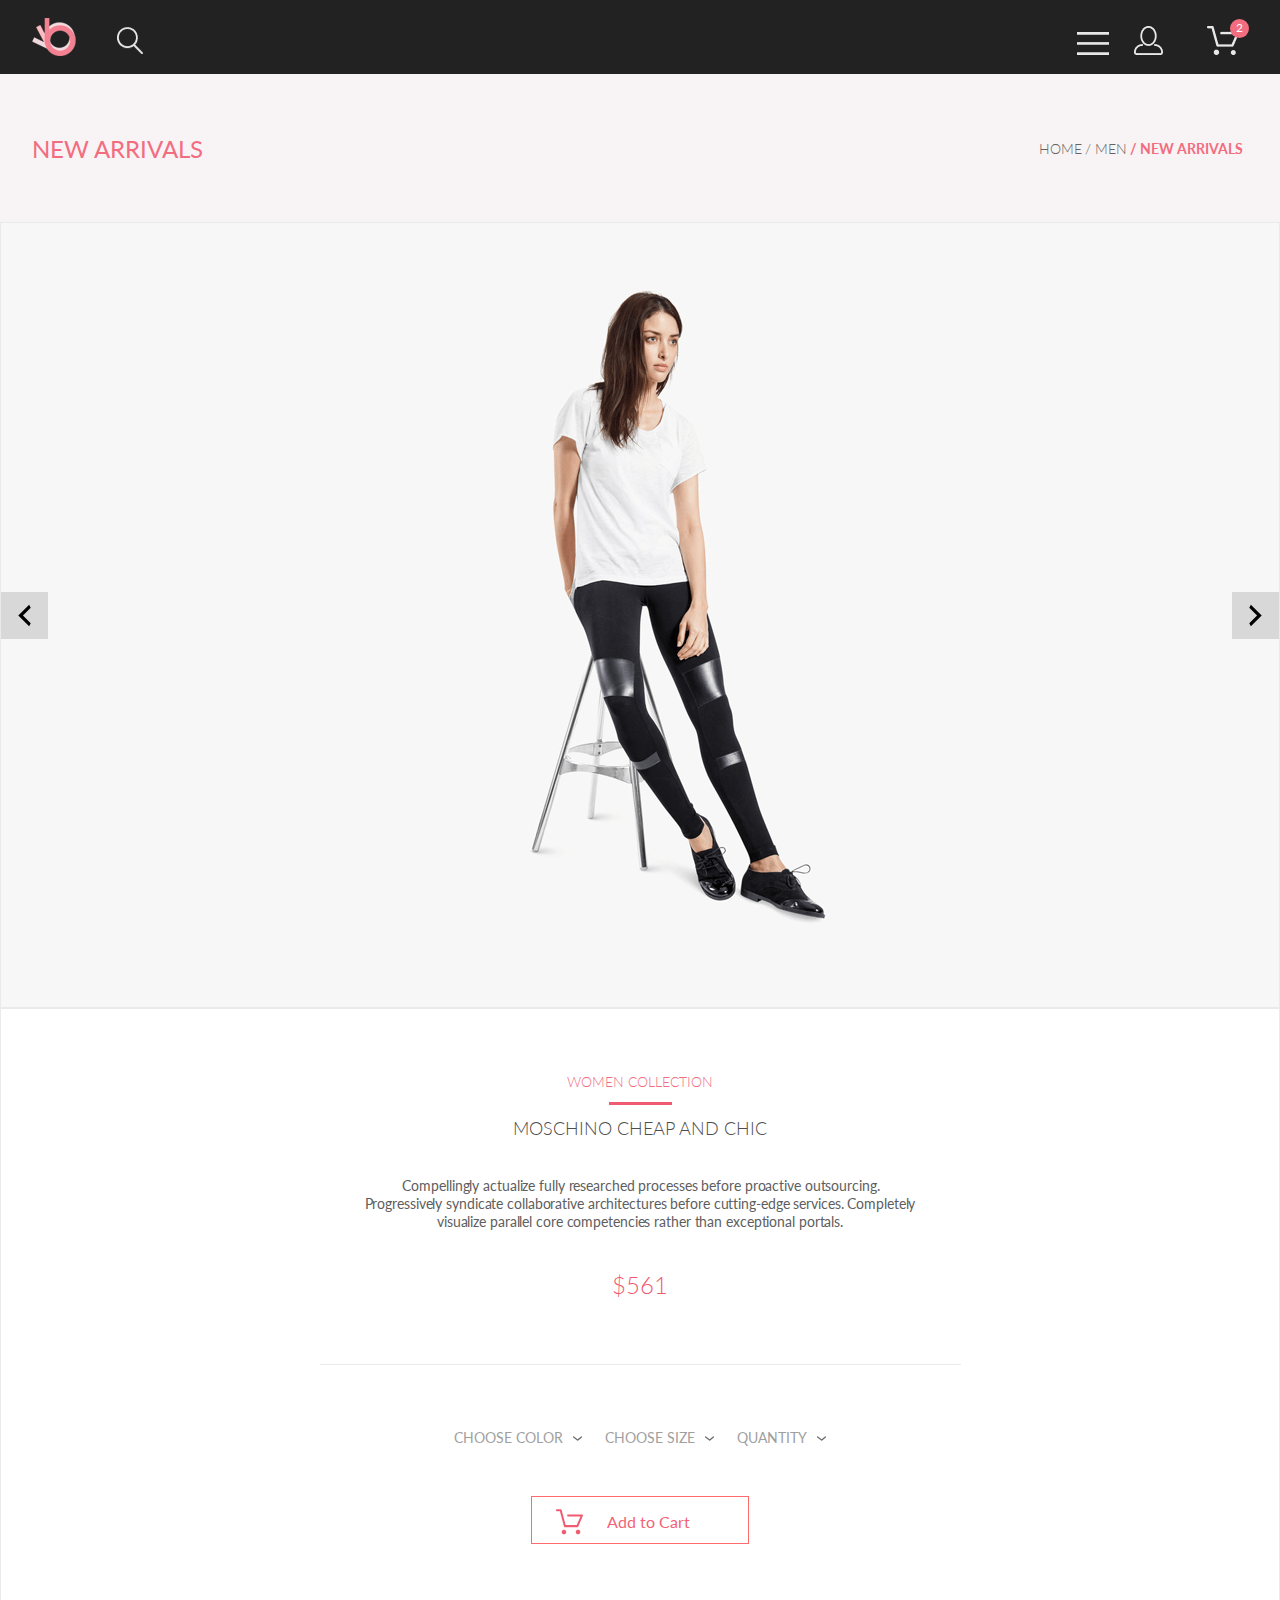
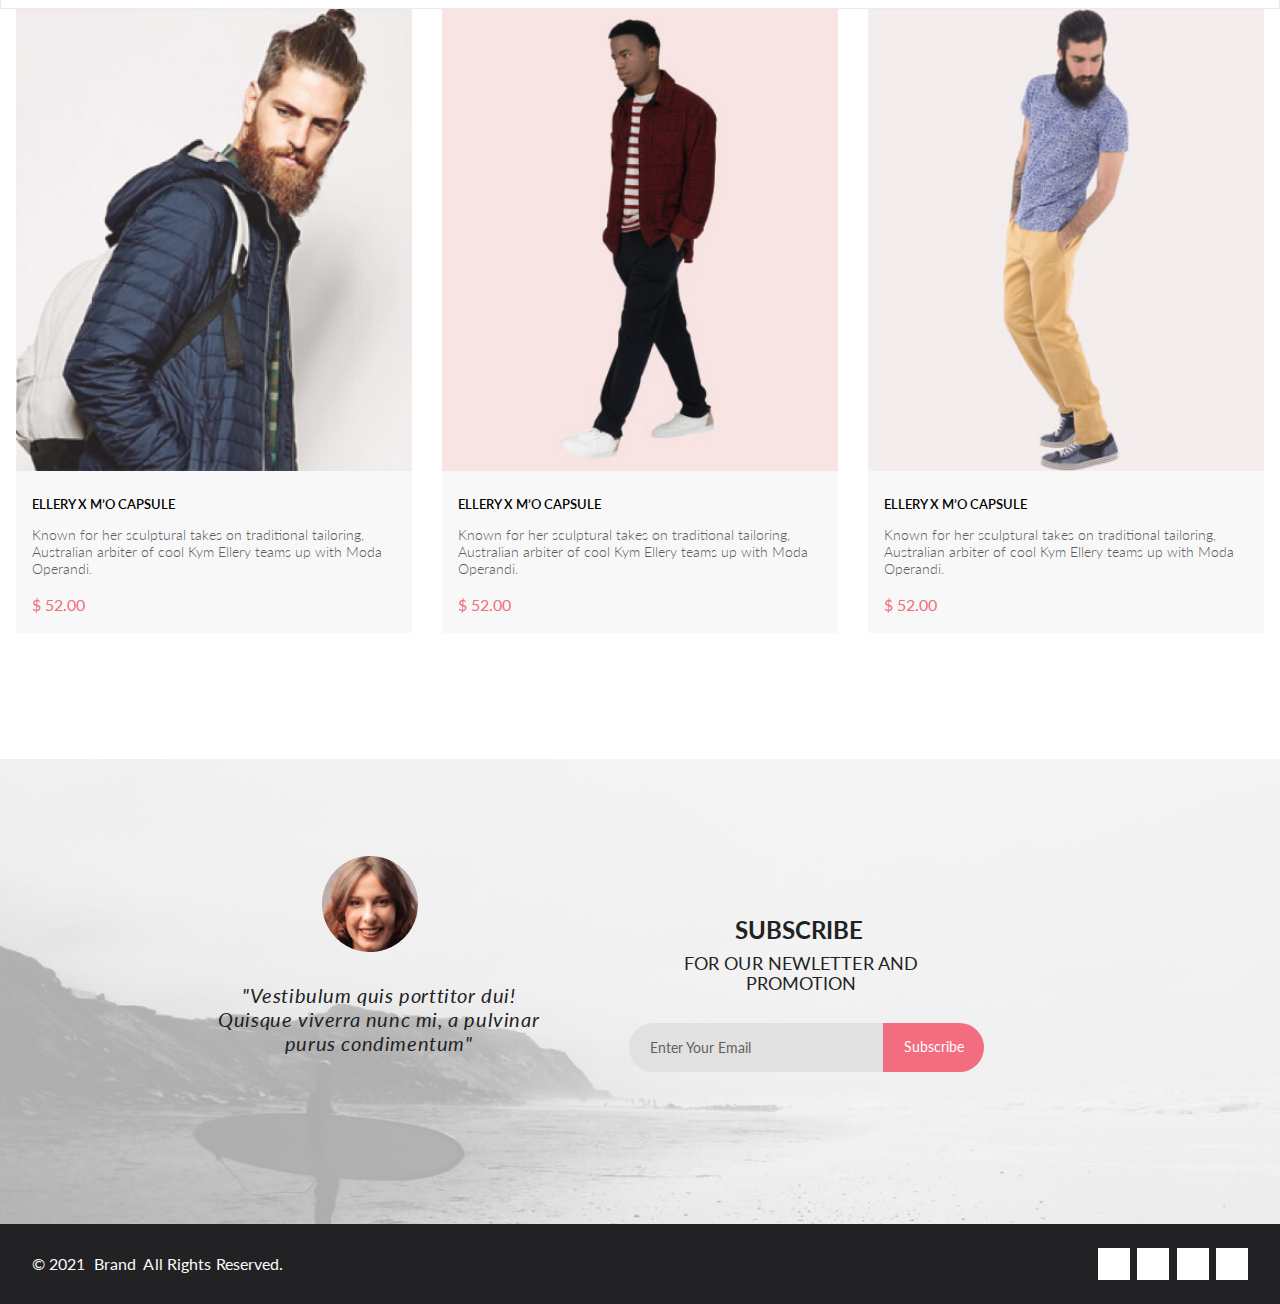
<file: product.html>
<!DOCTYPE html>
<html lang="en">

<head>
	<meta charset="UTF-8">
	<meta name="viewport" content="width=device-width, initial-scale=1.0">
	<meta http-equiv="X-UA-Compatible" content="IE=edge">
	<title>product</title>
	<link rel="stylesheet" href="https://cdnjs.cloudflare.com/ajax/libs/font-awesome/5.15.2/css/all.min.css"
		integrity="sha512-HK5fgLBL+xu6dm/Ii3z4xhlSUyZgTT9tuc/hSrtw6uzJOvgRr2a9jyxxT1ely+B+xFAmJKVSTbpM/CuL7qxO8w=="
		crossorigin="anonymous">
	<link rel="stylesheet" href="styles/css/style.css">

</head>

<body>
	<header class="header">
		<div class="container">
			<div class="header__left-wrp">
				<a class="logo" href="index.html">
					<img class="logo__image" src="images/header/logo.png" alt="Логотип магазина">
				</a>
				<form class="search">
					<input class="search__input" type="text" name="site-search" id="site-search" placeholder="Search here...">
					<button class="search__icon" type="submit"></button>
				</form>
			</div>

			<div class="header__right-wrp">
				<img class="bar-icon bar-icon_product-page" src="images/header/bar.png" width="32" height="23"
					alt="Иконка для открытия меню сайта на мобильном устройстве">
				<a class="user-icon-link" href="./registration.html" target="_blank">
					<img class="user-icon user-icon_product-page" src="images/header/user.png"
						alt="Иконка для входа в профиль польователя">
				</a>

				<div class="cart-icon-wrp">
					<a class="cart-icon-link" href="./cart.html" target="_blank">
						<img class="cart-icon" src="images/header/cart.png" alt="Иконка для входа в корзину товаров пользователя">
						<span class="cart-icon-counter">2</span>
					</a>
				</div>
			</div>
			<div class="header__menu menu hidden">
				<img class="menu__close" src="images/brand/obelus.png" alt="Крестик для карытия меню сайта" width="12"
					height="12">
				<ul class="menu__list">
					<li class="menu__item menu__item_heading">
						<span>menu</span>
					</li>
					<li class="menu__item menu__item_sublist-heading">
						<a class="menu__item-link" href="#!">
							man
						</a>
					</li>
					<li class="menu__item">
						<ul class="menu__sublist">
							<li class="menu__sublist-item">
								<a class="menu__item-link" href="#!">Accessories</a>
							</li>
							<li class="menu__sublist-item">
								<a class="menu__item-link" href="#!">Bags</a>
							</li>
							<li class="menu__sublist-item">
								<a class="menu__item-link" href="#!">Denim</a>
							</li>
							<li class="menu__sublist-item">
								<a class="menu__item-link" href="#!">T-Shirts</a>
							</li>
						</ul>
					</li>
					<li class="menu__item menu__item_sublist-heading">
						<a class="menu__item-link" href="#!">
							woman
						</a>
					</li>
					<li class="menu__item">
						<ul class="menu__sublist">
							<li class="menu__sublist-item">
								<a class="menu__item-link" href="#!">Accessories</a>
							</li>
							<li class="menu__sublist-item">
								<a class="menu__item-link" href="#!">Jackets &amp;&nbsp;Coats</a>
							</li>
							<li class="menu__sublist-item">
								<a class="menu__item-link" href="#!">Polos</a>
							</li>
							<li class="menu__sublist-item">
								<a class="menu__item-link" href="#!">T-Shirts</a>
							</li>
							<li class="menu__sublist-item">
								<a class="menu__item-link" href="#!">Shirts</a>
							</li>
						</ul>
					</li>
					<li class="menu__item menu__item_sublist-heading">
						<a class="menu__item-link" href="#!">
							kids
						</a>
					</li>
					<li class="menu__item">
						<ul class="menu__sublist">
							<li class="menu__sublist-item">
								<a class="menu__item-link" href="#!">Accessories</a>
							</li>
							<li class="menu__sublist-item">
								<a class="menu__item-link" href="#!">Jackets &amp;&nbsp;Coats</a>
							</li>
							<li class="menu__sublist-item">
								<a class="menu__item-link" href="#!">Polos</a>
							</li>
							<li class="menu__sublist-item">
								<a class="menu__item-link" href="#!">T-Shirts</a>
							</li>
							<li class="menu__sublist-item">
								<a class="menu__item-link" href="#!">Shirts</a>
							</li>
							<li class="menu__sublist-item">
								<a class="menu__item-link" href="#!">Bags</a>
							</li>
						</ul>
					</li>
				</ul>
			</div>
		</div>
	</header>

	<main>
		<section class="new-arrivals">
			<div class="container">
				<h1 class="new-arrivals__title">NEW ARRIVALS</h1>
				<nav class="new-arrivals__nav">
					<a class="new-arrivals__nav-link" href="./index.html">HOME</a>
					<span>/</span>
					<a class="new-arrivals__nav-link" href="#">MEN</a>
					<span>/</span>
					<a class="new-arrivals__nav-link" href="#">NEW ARRIVALS</a>
				</nav>
			</div>
		</section>

		<div class="slider">
			<img class="slider__image" src="images/fetured/woman-leggings.png" alt="фото товара">
			<div class="slider__switcher-left">
				<svg class="slider__switcher-svg" width="13" height="23" viewBox="0 0 13 23" xmlns="http://www.w3.org/2000/svg">
					<path
						d="M12.7 3.7499L4.95005 11.4999L12.7 19.2499L11.15 22.3499L0.300049 11.4999L11.15 0.649902L12.7 3.7499Z" />
				</svg>
			</div>
			<div class="slider__switcher-right">
				<svg class="slider__switcher-svg" width="13" height="23" viewBox="0 0 13 23" xmlns="http://www.w3.org/2000/svg">
					<path
						d="M0.300049 19.2499L8.05005 11.4999L0.300049 3.7499L1.85005 0.649902L12.7 11.4999L1.85005 22.3499L0.300049 19.2499Z" />
				</svg>

			</div>
		</div>

		<div class="collection container">
			<section class="collection__info-wrp">
				<h2 class="collection__title">WOMEN&nbsp;COLLECTION</h2>
				<div class="collection__divider collection__divider--pink"></div>
				<span class="collection__subtitle">
					MOSCHINO CHEAP AND CHIC
				</span>
				<p class="collection__description">
					Compellingly actualize fully researched processes before proactive outsourcing. Progressively syndicate
					collaborative architectures before cutting-edge services. Completely visualize parallel core competencies
					rather than exceptional portals.
				</p>
				<span class="collection__price">$561</span>
				<div class="collection__divider collection__divider--grey"></div>
			</section>
			<div class="collection__product-characteristics-wrp product-characteristics">
				<ul class="product-characteristics__filters-list">
					<li class="product-characteristics__filters-list-item">
						<span class="product-characteristics__filters-name">CHOOSE&nbsp;COLOR</span>
						<img class="product-characteristics__filters-icon" src="./images/filter-arrow.svg"
							alt="Product feature selection filter icon">
					</li>
					<li class="product-characteristics__filters-list-item">
						<span class="product-characteristics__filters-name">CHOOSE&nbsp;SIZE</span>
						<img class="product-characteristics__filters-icon" src="./images/filter-arrow.svg"
							alt="Product feature selection filter icon">
					</li>
					<li class="product-characteristics__filters-list-item">
						<span class="product-characteristics__filters-name">QUANTITY</span>
						<img class="product-characteristics__filters-icon" src="./images/filter-arrow.svg"
							alt="Product feature selection filter icon">
					</li>
				</ul>
				<button class="product-characteristics__button">
					<img class="product-characteristics__button-image" src="images/card-button-icon.svg"
						alt="Иконка продуктовой корзины">
					Add to&nbsp;Cart
				</button>
			</div>
		</div>

		<div class="fetured fetured--product container">
			<ul class="fetured__list fetured__list_product-page"></ul>
		</div>

		<div class="subscribe">
			<div class="container">
				<div class="subscribe__left">
					<img class="subscribe__user-image" src="images/subscribe/subscribe-user.png" alt="subscribe user photo">
					<p class="subscribe__user-text">
						"Vestibulum quis porttitor dui! Quisque viverra nunc&nbsp;mi, a&nbsp;pulvinar purus condimentum"
					</p>
				</div>
				<div class="subscribe__right">
					<h2 class="subscribe__title subscribe__title--product-page">SUBSCRIBE</h2>
					<p class="subscribe__text subscribe__text--product-page">
						FOR OUR NEWLETTER AND PROMOTION
					</p>
					<form class="subscribe__form" action="#" method="get">
						<input class="subscribe__input" type="text" name="user-email" placeholder="Enter Your Email">
						<button class="subscribe__button">Subscribe</button>
					</form>
				</div>
			</div>
		</div>
	</main>

	<footer class="footer">
		<div class="container">
			<div class="footer__social">
				<ul class="footer__social-list">
					<li class="footer__social-item">
						<a class="footer__social-link" href="https://www.facebook.com/?locale=ru_RU" target="_blank">
							<i class="fab fa-facebook-f"></i>
						</a>
					</li>
					<li class="footer__social-item">
						<a class="footer__social-link" href="https://www.instagram.com/" target="_blank">
							<i class="fab fa-instagram"></i>
						</a>
					</li>
					<li class="footer__social-item">
						<a class="footer__social-link" href="https://ru.pinterest.com/" target="_blank">
							<i class="fab fa-pinterest-p"></i>
						</a>
					</li>
					<li class="footer__social-item">
						<a class="footer__social-link" href="https://x.com/?lang=ru" target="_blank">
							<i class="fab fa-twitter"></i>
						</a>
					</li>
				</ul>
			</div>
			<div class="footer__copyright">
				<span>&copy;&nbsp;2021&nbsp;&nbsp;Brand&nbsp;&nbsp;All Rights Reserved.</span>
			</div>
		</div>
	</footer>

	<script type="module" src="js/main.js"></script>
	<script type="module" src="js/app.js"></script>
	<script type="module" src="js/product-products.js"></script>

</body>

</html>
</file>
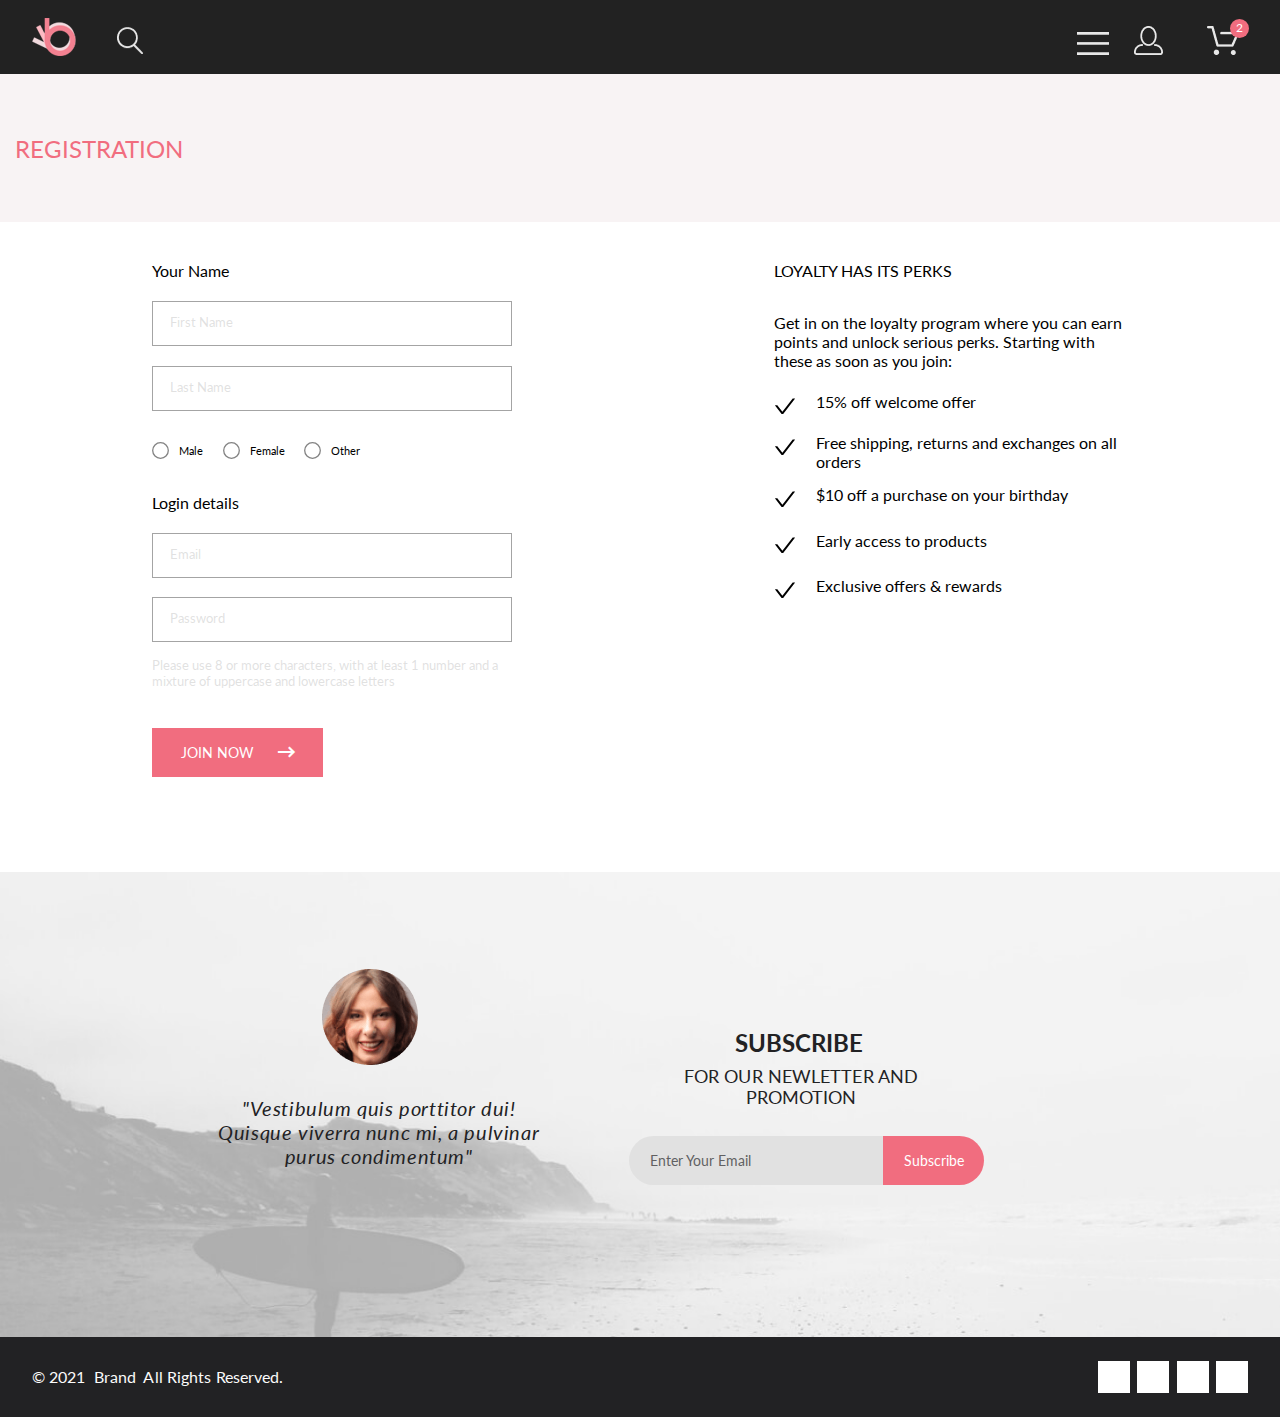
<file: registration.html>
<!DOCTYPE html>
<html lang="en">

<head>
	<meta charset="UTF-8">
	<meta name="viewport" content="width=device-width, initial-scale=1.0">
	<meta http-equiv="X-UA-Compatible" content="IE=edge">
	<title>Registration</title>
	<link rel="stylesheet" href="https://cdnjs.cloudflare.com/ajax/libs/font-awesome/5.15.2/css/all.min.css"
		integrity="sha512-HK5fgLBL+xu6dm/Ii3z4xhlSUyZgTT9tuc/hSrtw6uzJOvgRr2a9jyxxT1ely+B+xFAmJKVSTbpM/CuL7qxO8w=="
		crossorigin="anonymous">
	<link rel="stylesheet" href="styles/css/style.css">

</head>

<body>
	<header class="header">
		<div class="header__menu-dark hidden">
		</div>
		<div class="container">
			<div class="header__left-wrp">
				<a class="logo" href="index.html">
					<img class="logo__image" src="images/header/logo.png" alt="Логотип магазина">
				</a>
				<form class="search">
					<input class="search__input" type="text" name="site-search" id="site-search" placeholder="Search here...">
					<button class="search__icon" type="submit"></button>
				</form>
			</div>

			<div class="header__right-wrp">
				<img class="bar-icon bar-icon_registration-page" src="images/header/bar.png" width="32" height="23"
					alt="Иконка для открытия меню сайта на мобильном устройстве">
				<a class="user-icon-link" href="#!">
					<img class="user-icon user-icon_registration-page" src="images/header/user.png"
						alt="Иконка для входа в профиль польователя">
				</a>
				<div class="cart-icon-wrp">
					<a class="cart-icon-link" href="./cart.html" target="_blank">
						<img class="cart-icon" src="images/header/cart.png" alt="Иконка для входа в корзину товаров пользователя">
						<span class="cart-icon-counter">2</span>
					</a>
				</div>
			</div>
			<div class="header__menu menu hidden">
				<img class="menu__close" src="images/brand/obelus.png" alt="Крестик для карытия меню сайта" width="12"
					height="12">
				<ul class="menu__list">
					<li class="menu__item menu__item_heading">
						<span>menu</span>
					</li>
					<li class="menu__item menu__item_sublist-heading">
						<a class="menu__item-link" href="#!">
							man
						</a>
					</li>
					<li class="menu__item">
						<ul class="menu__sublist">
							<li class="menu__sublist-item">
								<a class="menu__item-link" href="#!">Accessories</a>
							</li>
							<li class="menu__sublist-item">
								<a class="menu__item-link" href="#!">Bags</a>
							</li>
							<li class="menu__sublist-item">
								<a class="menu__item-link" href="#!">Denim</a>
							</li>
							<li class="menu__sublist-item">
								<a class="menu__item-link" href="#!">T-Shirts</a>
							</li>
						</ul>
					</li>
					<li class="menu__item menu__item_sublist-heading">
						<a class="menu__item-link" href="#!">
							woman
						</a>
					</li>
					<li class="menu__item">
						<ul class="menu__sublist">
							<li class="menu__sublist-item">
								<a class="menu__item-link" href="#!">Accessories</a>
							</li>
							<li class="menu__sublist-item">
								<a class="menu__item-link" href="#!">Jackets &amp;&nbsp;Coats</a>
							</li>
							<li class="menu__sublist-item">
								<a class="menu__item-link" href="#!">Polos</a>
							</li>
							<li class="menu__sublist-item">
								<a class="menu__item-link" href="#!">T-Shirts</a>
							</li>
							<li class="menu__sublist-item">
								<a class="menu__item-link" href="#!">Shirts</a>
							</li>
						</ul>
					</li>
					<li class="menu__item menu__item_sublist-heading">
						<a class="menu__item-link" href="#!">
							kids
						</a>
					</li>
					<li class="menu__item">
						<ul class="menu__sublist">
							<li class="menu__sublist-item">
								<a class="menu__item-link" href="#!">Accessories</a>
							</li>
							<li class="menu__sublist-item">
								<a class="menu__item-link" href="#!">Jackets &amp;&nbsp;Coats</a>
							</li>
							<li class="menu__sublist-item">
								<a class="menu__item-link" href="#!">Polos</a>
							</li>
							<li class="menu__sublist-item">
								<a class="menu__item-link" href="#!">T-Shirts</a>
							</li>
							<li class="menu__sublist-item">
								<a class="menu__item-link" href="#!">Shirts</a>
							</li>
							<li class="menu__sublist-item">
								<a class="menu__item-link" href="#!">Bags</a>
							</li>
						</ul>
					</li>
				</ul>
			</div>
		</div>
	</header>

	<main>
		<section class="banner-page">
			<div class="container">
				<h1 class="banner-page__title banner-page__title_registration">REGISTRATION</h1>
			</div>
		</section>

		<div class="registration">
			<div class="container">
				<div class="registration__forms">
					<section class="registration__form-block">
						<h2 class="registration__form-title">Your Name</h2>
						<div class="registration__form-wrapper">
							<form class="registration__form name-form form" action="#" method="get" id="registration-form">
								<div class="name-form__input-wrapper form__input-wrapper">
									<input class="name-form__input form__input" type="text" name="user-name" id="user-name"
										form="registration-form" placeholder="First Name">
								</div>
								<div class="name-form__input-wrapper form__input-wrapper">
									<input class="name-form__input form__input" type="text" name="user-last-name" id="user-last-name"
										form="registration-form" placeholder="Last Name">
								</div>

								<div class="name-form__radio-inputs">
									<div class="name-form__radio-input-wrapper">
										<input class="name-form__radio-input" type="radio" name="gender" value="gender-man"
											form="registration-form"><span class="name-form__radio-input-label">Male</span>
									</div>
									<div class="name-form__radio-input-wrapper">
										<input class="name-form__radio-input" type="radio" name="gender" value="gender-woman"
											form="registration-form"><span class="name-form__radio-input-label">Female</span>
									</div>
									<div class="name-form__radio-input-wrapper name-form__radio-input-wrapper_hidden">
										<input class="name-form__radio-input" type="radio" name="gender" value="other-gender"
											form="registration-form"><span class="name-form__radio-input-label">Other</span>
									</div>
								</div>
							</form>
						</div>
					</section>

					<section class="registration__form-block">
						<h2 class="registration__form-title">Login details</h2>
						<div class="registration__form-wrapper">
							<form class="registration__form login-form form" action="#" method="get">
								<div class="login-form__input-wrapper form__input-wrapper">
									<input class="login-form__input form__input" type="text" name="user-email" id="user-email"
										form="registration-form" placeholder="Email">
								</div>
								<div class="login-form__input-wrapper form__input-wrapper">
									<input class="login-form__input form__input" type="text" name="user-password-name"
										id="user-password-name" form="registration-form" placeholder="Password">
								</div>

								<p class="login-form__admonition-text form__admonition-text">
									Please use 8&nbsp;or more characters, with at&nbsp;least 1&nbsp;number and&nbsp;a mixture
									of&nbsp;uppercase and lowercase letters
								</p>
							</form>
						</div>

					</section>

					<button class="registration__button" form="registration-form">JOIN NOW
						<span class="registration__button-arrow">&#8594;</span>
					</button>
				</div>

				<section class="loyalty-periks">
					<h2 class="loyalty-periks__title">LOYALTY HAS ITS PERKS</h2>
					<p class="loyalty-periks__description">
						Get in&nbsp;on&nbsp;the loyalty program where you can earn points and unlock serious perks. Starting with
						these as&nbsp;soon as&nbsp;you join:
					</p>

					<ul class="loyalty-periks__list">
						<li class="loyalty-periks__item">
							<p class="loyalty-periks__bonus">15% off welcome offer</p>
						</li>
						<li class="loyalty-periks__item">
							<p class="loyalty-periks__bonus">
								Free shipping, returns and exchanges on&nbsp;all orders
							</p>
						</li>
						<li class="loyalty-periks__item">
							<p class="loyalty-periks__bonus">
								$10 off a&nbsp;purchase on&nbsp;your birthday
							</p>
						</li>
						<li class="loyalty-periks__item">
							<p class="loyalty-periks__bonus">Early access to&nbsp;products</p>
						</li>
						<li class="loyalty-periks__item">
							<p class="loyalty-periks__bonus">Exclusive offers &amp;&nbsp;rewards</p>
						</li>
					</ul>
				</section>
			</div>
		</div>

		<div class="subscribe subscribe_registration-page">
			<div class="container">
				<div class="subscribe__left">
					<img class="subscribe__user-image" src="images/subscribe/subscribe-user.png" alt="subscribe user photo">
					<p class="subscribe__user-text subscribe__user-text_registration-page">
						"Vestibulum quis porttitor dui! Quisque viverra nunc&nbsp;mi, a&nbsp;pulvinar purus condimentum"
					</p>
				</div>
				<div class="subscribe__right subscribe__right--registration-page">
					<h2 class="subscribe__title subscribe__title--registration-page">SUBSCRIBE</h2>
					<p class="subscribe__text subscribe__text--registration-page">
						FOR OUR NEWLETTER AND PROMOTION
					</p>
					<form class="subscribe__form" action="#" method="get">
						<input class="subscribe__input subscribe__input_registration-page" type="text" name="user-email"
							placeholder="Enter Your Email">
						<button class="subscribe__button">Subscribe</button>
					</form>
				</div>
			</div>
		</div>
	</main>

	<footer class="footer">
		<div class="container">
			<div class="footer__social">
				<ul class="footer__social-list">
					<li class="footer__social-item">
						<a class="footer__social-link" href="https://www.facebook.com/?locale=ru_RU" target="_blank">
							<i class="fab fa-facebook-f"></i>
						</a>
					</li>
					<li class="footer__social-item">
						<a class="footer__social-link" href="https://www.instagram.com/" target="_blank">
							<i class="fab fa-instagram"></i>
						</a>
					</li>
					<li class="footer__social-item">
						<a class="footer__social-link" href="https://ru.pinterest.com/" target="_blank">
							<i class="fab fa-pinterest-p"></i>
						</a>
					</li>
					<li class="footer__social-item">
						<a class="footer__social-link" href="https://x.com/?lang=ru" target="_blank">
							<i class="fab fa-twitter"></i>
						</a>
					</li>
				</ul>
			</div>
			<div class="footer__copyright">
				<span>&copy;&nbsp;2021&nbsp;&nbsp;Brand&nbsp;&nbsp;All Rights Reserved.</span>
			</div>
		</div>
	</footer>

	<script type="module" src="js/main.js"></script>
	<script type="module" src="js/cart.js"></script>
</body>

</html>
</file>
<file: styles/css/style.css>
@import "../css/normolize.css";
@import "../css/nulling-styles.css";
@import "../css/fonts.css";
@import "variables.css";
@media (hover: hover) {
  .bar-icon:hover,
  .user-icon:hover,
  .cart-icon:hover,
  .search:hover .search__icon,
  .logo:hover .logo__image,
  .product__btn-delete:hover .product__btn-delete-image,
  .fetured__pagination-switcher-link:hover .fetured__pagination-switcher,
  .filters__left-icon:hover,
  .filters__right-icon:hover,
  .product-characteristics__filters-icon:hover {
    transform: scale(1.2);
  }
  .brand-item__product-link:hover .brand-item__name,
  .new-arrivals__nav-link:hover,
  .new-arrivals__nav span:hover,
  .filters__left-label:hover,
  .filters__right-name:hover,
  .product-characteristics__filters-name:hover {
    opacity: 0.5;
  }
  .slider__switcher-left:hover .slider__switcher-svg, .slider__switcher-right:hover .slider__switcher-svg {
    fill: var(--color3);
  }
  .offers__card:hover .offers__link::before {
    background-color: rgba(33, 22, 22, 0);
  }
  .fetured__item:hover .brand-item__hover-wrapper {
    visibility: visible;
    background: rgba(58, 56, 56, 0.86);
  }
  .fetured__button:hover {
    background: var(--color3);
    color: var(--color2);
  }
  .fetured__pagination-page:hover {
    color: var(--color16);
  }
  .subscribe__button:hover,
  .total-cost__button:hover,
  .product-characteristics__button:hover {
    color: var(--color3);
    background: var(--color13);
    outline: 1px solid var(--color3);
  }
  .registration__button:hover {
    outline: 1px solid var(--color3);
    color: var(--color3);
    background: var(--color13);
    font-weight: 700;
  }
  .registration__button:active {
    background: var(--color3);
    color: var(--color2);
    transform: scale(0.9);
  }
  .footer__social-link:hover {
    color: var(--color2);
    background: var(--color3);
  }
  .product-box__btn:hover,
  .form__button:hover {
    color: var(--color2);
    background: var(--color3);
  }
}
.bar-icon:active,
.user-icon:active,
.cart-icon:active,
.search:active .search__icon,
.logo:active .logo__image,
.product__btn-delete:active .product__btn-delete-image {
  transform: scale(0.9);
}

.brand-item__product-link:active .brand-item__name,
.new-arrivals__nav-link:active,
.new-arrivals__nav span:active {
  opacity: 0.3;
}

.new-arrivals__nav-link:active, .new-arrivals__nav span:active {
  transform: scale(0.9);
  opacity: 1;
}

.fetured__button:active {
  transform: scale(0.9);
  background: var(--color3);
  color: var(--color2);
}

.subscribe__button:active {
  transform: scale(1.1);
  opacity: 1;
}

.footer__social-link:active {
  transform: scale(0.8);
  background: var(--color3);
}

.product-box__btn:active,
.form__button:active,
.total-cost__button:active,
.fetured__pagination-switcher-link:active .fetured__pagination-switcher,
.filters__left-icon:active,
.filters__right-icon:active,
.product-characteristics__filters-icon:active,
.product-characteristics__button:active {
  transform: scale(0.9);
}

.filters__left-label:active,
.filters__right-name:active,
.product-characteristics__filters-name:active {
  color: var(--color3) !important;
  opacity: 1;
}

.slider__switcher-left:active .slider__switcher-svg, .slider__switcher-right:active .slider__switcher-svg {
  transform: scale(1.2);
}

body {
  font-family: var(--font1);
  font-size: 14px;
  font-weight: 400;
}

.hidden {
  display: none;
}

.visibility-hidden {
  visibility: hidden;
}

.container {
  margin: 0 auto;
  max-width: 375px;
  width: 100%;
  padding: 0 8px;
}
@media (min-width: 768px) {
  .container {
    padding: 0 16px;
    max-width: 736px;
  }
}
@media (min-width: 1000px) {
  .container {
    max-width: 100%;
    padding: 0 32px;
  }
}
@media (min-width: 1600px) {
  .container {
    max-width: 1140px;
  }
}

.search {
  position: relative;
  width: 300px;
  margin: 0 auto;
  height: 29px;
}
.search__input {
  position: absolute;
  top: 0;
  left: 0;
  height: 29px;
  width: 0;
  padding: 0 15px;
  border: none;
  border-bottom: 2px solid transparent;
  outline: none;
  background: transparent;
  transition: 0.6s linear;
  z-index: 2;
  cursor: pointer;
}
.search__input:focus {
  cursor: auto;
  width: 200px;
  z-index: 1;
  border-bottom: 2px solid #f9f0da;
  background: var(--color2);
}
@media (min-width: 768px) {
  .search__input:focus {
    width: 300px;
  }
}
.search__icon {
  position: absolute;
  top: 0;
  right: 0;
  background: url(../../images/header/search.png);
  background-repeat: no-repeat;
  background-position: center;
  background-size: contain;
  border: none;
  height: 26.79px;
  width: 26px;
  cursor: pointer;
}

.form-block {
  max-width: 360px;
  width: 100%;
  min-height: 272px;
}
.form-block__form-title {
  font-family: "Lato", sans-serif;
  font-weight: 400;
  font-size: 16px;
  line-height: 19px;
  color: #222;
  margin: 0 0 20px;
}

.form__input {
  max-width: 360px;
  width: 100%;
  min-height: 44px;
  border: 1px solid var(--color26);
  font-size: 13px;
  line-height: 123%;
  padding: 12px 17px 15px;
  margin-bottom: 21px;
}
.form__input__input::-moz-placeholder {
  font-family: var(--font1);
  color: var(--color1);
}
.form__input__input::placeholder {
  font-family: var(--font1);
  color: var(--color1);
}
.form__input_country::-moz-placeholder {
  color: var(--color27);
}
.form__input_country::placeholder {
  color: var(--color27);
}
@media (min-width: 768px) {
  .form__input {
    margin-bottom: 20px;
  }
}
.form div:last-of-type .form__input {
  margin-bottom: 23px;
}
.form__button {
  width: 101.41px;
  height: 35px;
  border: 1px solid var(--color26);
  background-color: transparent;
  font-family: "Lato", sans-serif;
  font-weight: 400;
  font-size: 11px;
  color: var(--color29);
  transition: all 0.8s ease 0s;
}
@media (min-width: 768px) {
  .form__button {
    text-transform: uppercase;
  }
}

.header {
  background: var(--color1);
  height: 74px;
  padding: 18px 16px;
}
.header .container {
  padding: 0;
  display: flex;
  justify-content: space-between;
  align-items: center;
  position: relative;
  max-width: 100%;
}
@media (min-width: 1600px) {
  .header .container {
    max-width: 1139px;
  }
}
.header__left-wrp {
  max-width: 111px;
  width: 100%;
  min-height: 38px;
  display: flex;
  justify-content: center;
  align-items: flex-end;
  gap: 41px;
}
.header__menu-dark {
  position: absolute;
  visibility: visible;
  display: block;
  left: 0;
  top: 74px;
  width: 100%;
  height: 106.5vh;
  background: rgb(0, 0, 0);
  opacity: 0.5;
  transition: all 0.8s ease 0s;
  z-index: 0;
}
.header__menu {
  visibility: visible;
  display: block;
  position: absolute;
  top: 57px;
  right: 0px;
  transform: translateY(0px);
  transition: all 0.8s ease 0s;
}
.header__menu-dark.hidden, .header__menu.hidden {
  opacity: 0;
  visibility: hidden;
}
.header__menu.hidden {
  transform: translateY(-700px);
}

.logo {
  display: block;
  width: 44px;
  height: 38px;
}

.user-icon,
.cart-icon-wrp {
  display: none;
  cursor: pointer;
}

.cart-icon-wrp span {
  display: flex;
  justify-content: center;
  align-items: center;
  position: absolute;
  right: -10px;
  top: -22px;
  border-radius: 100%;
  font-size: 12px;
  line-height: 116%;
  color: var(--color2);
  width: 19px;
  height: 19px;
  background-color: var(--color3);
}

.bar-icon,
.search-icon {
  cursor: pointer;
}

.search-icon {
  margin: 0 0 0 41px;
}

.menu {
  height: inherit;
  width: 100%;
  max-width: 232px;
  max-height: inherit;
  background: var(--color2);
  overflow: auto;
  box-shadow: 6px 4px 35px 0px rgba(0, 0, 0, 0.21);
  z-index: 4;
}
.menu__close {
  display: block;
  position: absolute;
  top: 16px;
  right: 19px;
}
.menu__list {
  padding: 37px 20px 37px 43px;
}
.menu__item_heading {
  text-transform: uppercase;
  font-weight: 700;
  margin: 0 0 24px;
}
.menu__item_sublist-heading {
  text-transform: uppercase;
  margin: 0 0 12px;
}
.menu__item_sublist-heading .menu__item-link {
  color: var(--color3);
}
.menu__sublist {
  max-width: 178px;
  width: 100%;
  min-height: 79px;
  display: flex;
  flex-direction: column;
  align-items: flex-start;
  gap: 11px;
  margin: 0 0 20px 0;
}
.menu__sublist .menu__sublist-item {
  margin: 0 0 0 21.5px;
}
.menu__item-link {
  display: block;
  color: var(--color5);
  line-height: 17px;
}

.bar-icon,
.user-icon,
.cart-icon,
.search .search__icon,
.logo .logo__image {
  transition: all 0.8s ease 0s;
}

@media (min-width: 768px) {
  .header {
    padding-left: 32px;
    padding-right: 32px;
  }
  .header__right-wrp {
    position: relative;
    top: 5px;
    left: -9px;
  }
  .user-icon {
    display: inline-block;
    margin: 0 40px 0 21px;
  }
  .cart-icon-wrp {
    display: inline;
    position: relative;
  }
  .cart-icon-counter {
    position: absolute;
    display: inline-block;
    width: 19px;
    height: 19px;
    color: var(--color2);
    text-align: center;
    background: var(--color3);
    border-radius: 50%;
    right: -10px;
    top: -23px;
    font-size: 12px;
    line-height: 19px;
  }
}
@media (min-width: 1600px) {
  .header {
    height: 75px;
  }
  .header__menu-dark {
    display: block;
    background: rgba(0, 0, 0, 0.5);
    right: -232px;
  }
  .container {
    margin: 0 auto;
    max-width: 1140px;
    width: 100%;
  }
  .user-icon {
    display: inline-block;
    margin: 0px 30px;
  }
  .user-icon_product-page, .user-icon_registration-page {
    margin: 0px 38px 0 23px;
  }
  .user-icon_catalog-page, .user-icon_cart-page {
    margin: 0px 39px 0 21px;
  }
  .bar-icon_product-page, .bar-icon_catalog-page, .bar-icon_cart-page, .bar-icon_registration-page {
    position: relative;
    top: -2px;
  }
}
.new-arrivals {
  background: var(--color14);
  min-height: 148px;
}
.new-arrivals .container {
  display: flex;
  flex-direction: column;
  align-items: center;
  min-height: inherit;
}
.new-arrivals__title {
  margin: 24px 0 32px;
  color: var(--color3);
  font-size: 24px;
  font-weight: normal;
  line-height: 29px;
}
.new-arrivals__nav {
  padding-right: 5px;
  max-width: 209px;
  width: 100%;
  display: flex;
  align-items: center;
  justify-content: space-between;
}
.new-arrivals__nav-link, .new-arrivals__nav span {
  color: var(--color15);
  font-size: 14px;
  font-weight: 300;
  line-height: 17px;
  transition: all 0.8s ease 0s;
}
.new-arrivals__nav-link:last-of-type, .new-arrivals__nav span:last-of-type {
  color: var(--color3);
  font-size: 14px;
  font-weight: 700;
  line-height: 17px;
}
@media (min-width: 768px) {
  .new-arrivals .container {
    flex-direction: row;
    justify-content: space-between;
  }
  .new-arrivals__title {
    margin: 0;
  }
}
@media (min-width: 1600px) {
  .new-arrivals .container {
    padding: 0;
  }
}
.slider {
  position: relative;
  min-height: 624px;
  border: 1px solid var(--color19);
  background: var(--color20);
  display: flex;
  align-items: center;
}
.slider__image {
  display: block;
  margin: 85px auto;
  max-width: 100%;
  -o-object-fit: cover;
     object-fit: cover;
}
.slider__switcher-left, .slider__switcher-right {
  position: absolute;
  background-color: var(--color21);
  display: flex;
  justify-content: center;
  align-items: center;
  width: 47px;
  height: 47px;
  top: calc(50% - 23.5px);
  cursor: pointer;
}
.slider__switcher-left {
  left: 0;
}
.slider__switcher-right {
  right: 0;
}
.slider__switcher-svg {
  transition: all 0.8s ease;
}

@media (min-width: 768px) {
  .slider__image {
    margin: 30px auto;
    max-width: 60%;
  }
}
@media (min-width: 1600px) {
  .slider {
    min-height: 777px;
  }
  .slider__image {
    margin: 11px auto;
    position: relative;
    left: 12px;
    top: -16px;
  }
}
.collection {
  padding: 64px 25px;
  border: 1px solid var(--color19);
  background: var(--color2);
}
.collection__title {
  font-size: 14px;
  line-height: 17.14px;
  font-weight: 300;
  color: var(--color3);
  text-align: center;
  margin: 0 0 12px 0;
}
.collection__divider--pink {
  width: 63px;
  height: 3px;
  background-color: var(--color16);
  margin: 0 auto 12px;
}
.collection__divider--grey {
  width: 175px;
  height: 1px;
  background: var(--color19);
  margin: 0 auto 50px;
}
.collection__subtitle {
  display: block;
  font-size: 18px;
  line-height: 22.19px;
  font-weight: 300;
  text-align: center;
  color: var(--color22);
  margin: 0 0 32px;
}
.collection__description {
  max-width: 326px;
  width: 100%;
  margin: 0 auto 36px;
  font-size: 14px;
  line-height: 143%;
  text-align: center;
  color: var(--color23);
}
.collection__price {
  display: block;
  font-weight: 300;
  font-size: 24px;
  line-height: 31px;
  color: var(--color16);
  text-align: center;
  margin: 0 0 30px;
}

.product-characteristics__filters-list {
  margin: 0 0 64px;
  display: flex;
  justify-content: center;
  align-items: center;
  gap: 7px;
  padding-right: 10px;
}
.product-characteristics__filters-list-item {
  display: flex;
  justify-content: space-between;
  align-items: center;
  max-width: 101.02px;
  gap: 10px;
}
.product-characteristics__filters-name {
  font-size: 10px;
  line-height: 12px;
  color: var(--color6);
  cursor: pointer;
  transition: all 0.8s ease 0s;
}
.product-characteristics__filters-icon {
  cursor: pointer;
  transition: all 0.8s ease 0s;
}
.product-characteristics__button {
  display: flex;
  align-items: center;
  gap: 23px;
  padding: 10px 58px 8px 24px;
  margin: 0 auto 64.5px;
  background: none;
  border: 1px solid var(--color9);
  font-size: 16px;
  line-height: 19.16px;
  color: var(--color10);
  cursor: pointer;
  transition: all 0.8s ease 0s;
}
.product-characteristics__button-image {
  position: relative;
  top: 1px;
  width: 28px;
  height: 28px;
}

@media (min-width: 375px) {
  .product-characteristics__filters-list {
    gap: 25px;
  }
}
@media (min-width: 768px) {
  .collection__subtitle {
    margin: 0 0 38px;
  }
  .collection__description {
    max-width: 555px;
    text-indent: 2px;
    letter-spacing: -0.1px;
    line-height: 126%;
    margin: 0 auto 39px;
  }
  .collection__price {
    margin: 0 0 64px;
  }
  .collection__divider--grey {
    width: 641px;
    margin: 0 auto 67px;
  }
  .product-characteristics__filters-list {
    max-width: 373px;
    width: 100%;
    margin: 0 auto 52px;
    gap: 22px;
    justify-content: space-between;
  }
  .product-characteristics__filters-list-item {
    max-width: 100%;
  }
  .product-characteristics__filters-name {
    font-size: 14px;
  }
  .product-characteristics__filters-icon {
    width: 10.02px;
    height: 5.05px;
  }
  .product-characteristics__button {
    margin: 0 auto;
  }
}
@media (min-width: 1600px) {
  .collection {
    padding: 65px 0 63px;
    margin-top: -66px;
    position: relative;
  }
  .collection__subtitle {
    margin: 0 0 48px;
  }
  .collection__description {
    line-height: 121%;
    margin: 0 auto 32px;
  }
  .collection__price {
    position: relative;
    left: -12px;
    margin: 0 0 63px;
  }
  .collection__divider--pink {
    margin: 0 auto 13px;
  }
  .collection__divider--grey {
    margin: 0 auto 68px;
  }
  .product-characteristics__filters-list {
    max-width: 390px;
    padding-right: 20px;
  }
}
.filters {
  padding: 24px 0 29px;
}
.filters .container {
  padding: 0 8px;
  display: flex;
  justify-content: space-between;
  align-items: center;
}
.filters__left {
  position: relative;
}
.filters__left-label {
  cursor: pointer;
  display: none;
  transition: all 0.8s ease 0s;
}
.filters__left-label--pink {
  color: var(--color16) !important;
  left: 16px;
  top: 13px;
}
.filters__left-label, .filters__left-icon {
  position: relative;
  z-index: 2;
  transition: all 0.8s ease 0s;
}
.filters__left-label--pink, .filters__left-icon--pink {
  left: 16px;
  top: 13px;
}
.filters__left-icon {
  width: 37px;
  height: 25px;
  cursor: pointer;
}
.filters__popup {
  padding: 46px 16px 16px 16px;
  position: absolute;
  left: 0;
  top: 0;
  width: 320px;
  background: var(--color2);
  opacity: 1;
  transition: all 0.8s ease 0s;
  box-shadow: 6px 4px 35px rgba(0, 0, 0, 0.21);
  z-index: 1;
}
.filters__popup.visibility-hidden {
  opacity: 0;
}
.filters__nav:not(:last-child) {
  margin-bottom: 18px;
}
.filters__nav-heading {
  display: block;
  position: relative;
  min-height: 37px;
  border-bottom: 1px solid var(--color17);
  padding-left: 16px;
  margin-bottom: 24px;
  color: var(--color16);
  font-size: 14px;
  line-height: 37px;
  cursor: pointer;
}
.filters__nav-heading::before {
  position: absolute;
  content: "";
  width: 5px;
  min-height: inherit;
  top: 1px;
  left: 0px;
  background: var(--color16);
}
.filters__nav-link {
  display: block;
  padding-left: 34px;
  padding-right: 16px;
  color: var(--color5);
  font-size: 14px;
  line-height: 17px;
}
.filters__nav-item:not(:last-of-type) {
  margin-bottom: 11px;
}
.filters__right {
  max-width: 260px;
  width: 100%;
  position: relative;
  top: -5px;
  display: flex;
  gap: 15px;
  z-index: 1;
}
.filters__right-item {
  position: relative;
}
.filters__right-label {
  display: flex;
  flex-wrap: nowrap;
}
.filters__right-icon {
  position: relative;
  bottom: 1px;
  cursor: pointer;
  transition: all 0.8s ease 0s;
}
.filters__right > li .filters__right-name {
  margin-right: 9px;
  color: var(--color5);
  font-size: 11.8px;
  line-height: 14px;
  cursor: pointer;
  transition: all 0.8s ease 0s;
}
.filters__right-list {
  position: absolute;
  right: 0;
  top: 22px;
  min-width: 79px;
  min-height: 80px;
  background: var(--color2);
  box-shadow: 6px 4px 35px 0px rgba(0, 0, 0, 0.21);
  padding: 7px 9px;
}
.filters__right-list {
  gap: 9px;
  opacity: 1;
  transition: all 0.8s ease 0s;
}
.filters__right-list.visibility-hidden {
  opacity: 0;
}
.filters__right-option {
  display: flex;
  gap: 9px;
  align-items: center;
}
.filters__right-option label {
  position: relative;
  top: 0.5px;
  color: var(--color5);
  font-family: var(--font2);
  font-size: 14px;
  line-height: 16px;
}
.filters__right-option:not(:last-child) {
  margin-bottom: 6px;
}

@media (min-width: 375px) {
  .filters__right {
    gap: 24px;
  }
  .filters__popup {
    width: 360px;
  }
}
@media (min-width: 768px) {
  .filters {
    padding: 24px 0 40px;
  }
  .filters .container {
    padding: 0;
  }
  .filters__popup {
    width: 350px;
  }
  .filters__left-label {
    display: inline-block;
    color: var(--color0);
    font-size: 14px;
    font-weight: 600;
    line-height: 17px;
  }
  .filters__left-icon {
    position: relative;
    bottom: 0.5px;
    margin-left: 9px;
    width: 15px;
    height: 10px;
  }
  .filters__right {
    max-width: 296.02px;
    gap: 27px;
    top: 0;
  }
  .filters__right-icon {
    bottom: 0px;
  }
  .filters__right > li:not(:last-child) {
    margin-right: 0px;
  }
  .filters__right > li .filters__right-name {
    margin-right: 10px;
    font-size: 14px;
    line-height: 17px;
  }
}
@media (min-width: 1000px) {
  .filters .container {
    padding: 0 32px;
  }
}
@media (min-width: 1600px) {
  .filters {
    padding: 51px 0 64px;
  }
  .filters .container {
    padding: 0;
    justify-content: flex-start;
  }
  .filters__right {
    margin-left: 320px;
  }
  .filters__right-icon {
    bottom: -1px;
  }
}
.brand {
  min-height: 363px;
}
.brand-wrap {
  min-height: inherit;
}
.brand__left img {
  display: none;
}
.brand__right {
  background: var(--color4);
  min-height: inherit;
  display: flex;
  justify-content: center;
  align-items: center;
}
.brand__promo {
  color: var(--color1);
  max-width: 261px;
  width: 100%;
  min-height: 61px;
  border-left: 13px solid var(--color3);
  box-sizing: border-box;
  padding: 7px 0 0 15px;
}
.brand__promo:first-child {
  display: block;
  font-weight: 900;
  font-size: 38px;
  line-height: 29px;
}
.brand__promo h1:last-child {
  max-width: 377px;
  width: 100%;
  font-family: var(--font1);
  font-weight: 700;
  font-size: 20px;
  line-height: 15px;
  margin: 9px 0 0 0;
}
.brand__promo h1:last-child span {
  color: var(--color3);
  max-width: 142px;
}

@media (min-width: 768px) {
  .brand {
    min-height: 368px;
  }
  .brand-wrap {
    display: flex;
  }
  .brand-wrap > div {
    width: 50%;
  }
  .brand__left {
    min-height: inherit;
  }
  .brand__left .brand__image {
    display: block;
    width: 100%;
    height: 100%;
  }
  .brand__right {
    justify-content: flex-start;
  }
  .brand__promo {
    margin: 0 0 0 40px;
    padding: 12px 0 0 15px;
    min-height: 92px;
  }
  .brand__promo:first-child {
    font-size: 44px;
    line-height: 33px;
    letter-spacing: 0.5px;
  }
  .brand__promo h1:last-child {
    font-size: 24px;
    margin: 11px 0 0 0;
    letter-spacing: 0.3px;
  }
}
@media (min-width: 1600px) {
  .brand__promo {
    margin: 0 0 0 64px;
    padding: 14px 0 0 17px;
    min-height: 95px;
    border-left: 12px solid var(--color3);
  }
  .brand__promo:first-child {
    font-size: 48px;
    line-height: 33px;
  }
  .brand__promo h1:last-child {
    font-size: 32px;
    margin: 18px 0 0 0;
  }
}
.offers {
  display: grid;
  grid-template-columns: 1fr;
  grid-template-rows: repeat(3, 247px) 111px;
  row-gap: 33px;
  padding: 64px 16px;
}
.offers__card {
  position: relative;
}
.offers__card:nth-child(2) .offers__text-wrp {
  top: 4px;
}
.offers__card:nth-child(3) .offers__text-wrp {
  top: 8px;
}
.offers__link {
  position: relative;
  z-index: 3;
  display: block;
  width: 100%;
  height: 100%;
}
.offers__link::before {
  content: "";
  position: absolute;
  display: block;
  width: 100%;
  height: 100%;
  background-color: rgba(33, 22, 22, 0.7);
  transition: all 0.8s ease;
  z-index: 1;
}
.offers__image {
  position: absolute;
  left: 0;
  top: 0;
  width: 100%;
  height: 100%;
  -o-object-fit: cover;
     object-fit: cover;
}
.offers__text-wrp {
  position: relative;
  z-index: 1;
  color: var(--color2);
  width: 100%;
  height: 100%;
  font-size: 16px;
  display: flex;
  justify-content: center;
  align-items: center;
  flex-direction: column;
}
.offers__title {
  font-weight: 700;
  font-size: 24px;
  line-height: 29px;
  color: var(--color3);
  margin-top: 4px;
}

@media (min-width: 768px) {
  .offers {
    grid-template-columns: 1fr;
    grid-template-columns: repeat(3, 1fr);
    grid-template-rows: 167px 116px;
    gap: 20px;
    row-gap: 20px;
    padding: 20px 0;
  }
  .offers__card:nth-child(1) .offers__text-wrp {
    top: 2px;
  }
  .offers__card:nth-child(2) .offers__text-wrp, .offers__card:nth-child(3) .offers__text-wrp {
    top: 0px;
  }
  .offers__card--long {
    grid-column: 1/-1;
  }
  .offers__title {
    margin-top: 2px;
  }
}
@media (min-width: 1600px) {
  .offers {
    padding: 64px 0 97px;
    grid-template-rows: 260px 180px;
    gap: 30px;
  }
}
.fetured {
  padding: 0 8px 92px;
}
.fetured--catalog {
  padding: 0 8px 64px;
}
.fetured--product {
  padding: 0 8px 63px;
}
.fetured__title {
  margin-bottom: 4px;
  padding-left: 7px;
  font-size: 30px;
  line-height: 120%;
  letter-spacing: -0.2px;
  font-weight: 400;
  text-align: center;
  color: var(--color1);
}
.fetured__text {
  letter-spacing: 0.1px;
  padding-left: 16px;
  position: relative;
  left: 1px;
  color: var(--color6);
  margin-bottom: 65px;
}
.fetured__list {
  display: grid;
  grid-template-columns: 1fr;
  row-gap: 17px;
}
.fetured__list_product-page {
  row-gap: 0;
}
.fetured__item {
  background: var(--color7);
}
.fetured__button {
  display: block;
  background: none;
  margin: 40px auto 0;
  border: 1px solid var(--color9);
  padding: 15px 39px 12px;
  color: var(--color10);
  font-weight: 400;
  font-size: 16px;
  line-height: 19px;
  transition: all 0.8s ease;
  cursor: pointer;
}
.fetured__pagination {
  display: flex;
  justify-content: space-between;
  width: 284px;
  height: 44px;
  margin: 40px auto 0;
  padding: 13px 16px;
  border: 1px solid var(--color17);
  border-radius: 3px;
  font-size: 16px;
  font-weight: 300;
  color: var(--color18);
}
.fetured__pagination-switcher {
  width: 8px;
  height: 14px;
  transition: all 0.8s ease 0s;
}
.fetured__pagination-page {
  color: inherit;
  transition: all 0.8s ease 0s;
}

.brand-item__image-wrapper {
  position: relative;
  cursor: pointer;
}
.brand-item__item-image {
  width: 100%;
  display: block;
}
.brand-item__hover-wrapper {
  visibility: hidden;
  transition: all 0.4s ease;
  position: absolute;
  width: 100%;
  height: 100%;
  left: 0;
  top: 0;
  background: rgba(58, 56, 56, 0);
  display: flex;
  justify-content: center;
  align-items: center;
}
.brand-item__button {
  background: none;
  padding: 11.26px 16.36px 8.71px 13.52px;
  border: 1px solid var(--color2);
  color: var(--color2);
  cursor: pointer;
  display: flex;
  justify-content: center;
  align-items: center;
  gap: 11px;
}
.brand-item__button-image {
  width: 26px;
  height: 24px;
}
.brand-item__button-txt {
  font-size: 14px;
  font-family: inherit;
}
.brand-item__info-wrapper {
  padding: 23.28px 16.41px 19.95px;
}
.brand-item__name {
  font-weight: 600;
  font-size: 13px;
  line-height: 16px;
  color: var(--color0);
  transition: all 0.8s ease 0s;
}
.brand-item__description {
  color: var(--color8);
  font-size: 14px;
  font-weight: 300;
  line-height: 17px;
  margin: 12px 0 18px;
}
.brand-item__price {
  color: var(--color3);
  font-size: 16px;
  font-weight: 400;
  line-height: normal;
}

@media (min-width: 768px) {
  .fetured {
    padding: 136px 0 65px;
  }
  .fetured--product {
    padding: 129px 0 126px;
  }
  .fetured--catalog {
    padding: 0 0 62px;
  }
  .fetured__title {
    padding-left: 0;
    letter-spacing: -0.3px;
    position: relative;
    left: -4px;
    margin-bottom: 2px;
  }
  .fetured__text {
    margin-bottom: 73px;
    text-align: center;
    letter-spacing: 0.1px;
    padding-left: 0px;
    left: -2px;
  }
  .fetured__list {
    grid-template-columns: 1fr 1fr;
    grid-template-rows: repeat(3, 583px);
    row-gap: 14px;
    -moz-column-gap: 16px;
         column-gap: 16px;
  }
  .fetured__list_product-page {
    grid-template-rows: 583px;
  }
  .fetured__pagination {
    position: relative;
    left: 10px;
  }
  .fetured__button {
    margin: 30px auto 0;
  }
  .brand-item__info-wrapper {
    padding: 24.68px 16.41px 19.05px;
  }
  .brand-item__description {
    margin: 14px 0 18px;
  }
}
@media (min-width: 1000px) {
  .fetured {
    padding: 0 16px 96px;
  }
  .fetured--catalog {
    padding: 0 16px 96px;
  }
  .fetured__text {
    margin-bottom: 48px;
  }
  .fetured__list {
    grid-template-rows: repeat(2, auto);
    grid-template-columns: repeat(3, 1fr);
    -moz-column-gap: 30px;
         column-gap: 30px;
    row-gap: 30px;
  }
}
@media (min-width: 1600px) {
  .fetured {
    padding: 0 0 96px 0;
  }
  .fetured--product {
    padding: 129px 0 99px;
  }
  .fetured__list_catalog_page {
    row-gap: 35px;
  }
  .fetured__title {
    left: 0px;
    margin-bottom: 6px;
  }
  .fetured__button {
    margin: 50px auto 0;
  }
  .fetured__pagination_catalog_page {
    margin: 47px auto 0;
    left: -15px;
  }
  .brand-item__info-wrapper {
    padding: 22.68px 16.41px 19.05px;
  }
  .brand-item__name {
    line-height: 123%;
  }
  .brand-item__description {
    margin: 13px 0 17px;
    line-height: 121%;
  }
}
.services {
  background-color: var(--color11);
  padding: 48px 14px 79px;
}
.services__list {
  display: grid;
  gap: 43px;
}
.services__item:nth-child(2) .services__name {
  margin-top: 18.35px;
  margin-bottom: 14.66px;
}
.services__unit {
  text-align: center;
  display: flex;
  flex-direction: column;
  align-items: center;
}
.services__name, .services__description {
  color: var(--color12);
  text-align: center;
}
.services__name {
  font-size: 19.96px;
  line-height: 24px;
  margin-top: 27px;
  margin-bottom: 15px;
}
.services__description {
  max-width: 340px;
  width: 100%;
  font-size: 13.972px;
  line-height: 17px;
  font-weight: 300;
}
.services__description span {
  white-space: nowrap;
}

@media (min-width: 768px) {
  .services {
    padding: 48px 14px 62px;
  }
  .services__list {
    gap: 48px;
  }
  .services__name {
    margin-top: 28px;
    margin-bottom: 17px;
    padding-right: 5px;
    letter-spacing: -0.1px;
  }
}
@media (min-width: 1200px) {
  .services {
    padding: 100px 14px;
  }
  .services__list {
    display: grid;
    grid-template-columns: repeat(3, 1fr);
    gap: 30px;
  }
}
@media (min-width: 1600px) {
  .services {
    padding: 102px 14px 100px;
  }
  .services .container {
    padding: 0 0;
  }
}
.subscribe {
  background: url(../../images/subscribe/subscribe-background.jpg) no-repeat;
  background-size: cover;
  padding: 64px 20px 109px;
}
.subscribe_registration-page {
  padding: 64px 0 109px;
}
@media (min-width: 1600px) {
  .subscribe_registration-page .container {
    padding: 0;
  }
}
.subscribe__left {
  display: flex;
  flex-direction: column;
  align-items: center;
}
.subscribe__user-image {
  position: relative;
  left: -10px;
  width: 92px;
  height: 92px;
}
@media (min-width: 768px) {
  .subscribe__user-image {
    left: -7px;
    width: 96px;
    height: 96px;
  }
}
@media (min-width: 1600px) {
  .subscribe__user-image {
    left: 0;
  }
}
.subscribe__user-text {
  max-width: 330px;
  margin-top: 30px;
  text-align: center;
  font-size: 19px;
  line-height: 21.8px;
  font-style: italic;
  color: var(--color11);
}
.subscribe__user-text_cart-page {
  margin-top: 29px;
  font-size: 19px;
}
.subscribe__user-text_registration-page {
  margin-top: 28px;
}
.subscribe__right {
  display: flex;
  flex-direction: column;
  align-items: center;
  margin-top: 71px;
}
.subscribe__right--cart-page, .subscribe__right--registration-page {
  margin-top: 72px;
}
.subscribe__title, .subscribe__text {
  max-width: 271px;
  width: 100%;
  text-align: center;
  color: var(--color11);
}
.subscribe__title {
  font-weight: 700;
  font-size: 24px;
  margin-bottom: 3px;
  padding-right: 3px;
}
.subscribe__title--cart-page {
  margin-bottom: 4px;
}
@media (min-width: 768px) {
  .subscribe__title {
    margin-bottom: 0;
  }
}
.subscribe__text {
  font-size: 14px;
  margin-bottom: 24px;
}
.subscribe__text--cart-page {
  margin-bottom: 23px;
}
.subscribe__form {
  height: 47px;
  display: flex;
}
.subscribe__input, .subscribe__button {
  height: inherit;
}
.subscribe__input {
  width: 245px;
  background: var(--color13);
  padding: 6px 21px;
  border-top-left-radius: 30px;
  border-bottom-left-radius: 30px;
  float: left;
}
.subscribe__input_cart-page, .subscribe__input_registration-page {
  width: 246px;
}
.subscribe__input::-webkit-input-placeholder {
  color: var(--color11);
  opacity: 0.671;
}
.subscribe__input::-ms-input-placeholder {
  color: var(--color11);
  opacity: 0.671;
}
.subscribe__input::-moz-placeholder {
  color: var(--color11);
  opacity: 0.671;
}
.subscribe__input :-moz-placeholder {
  color: var(--color11);
  opacity: 0.671;
}
.subscribe__button {
  color: var(--color2);
  font-size: 14px;
  background: var(--color3);
  border-top-right-radius: 30px;
  border-bottom-right-radius: 30px;
  padding: 0 18px;
  cursor: pointer;
  transition: all 0.8s ease 0s;
}

@media (min-width: 768px) {
  .subscribe {
    padding: 64px 20px 139px;
  }
  .subscribe__left {
    margin-left: -8px;
  }
  .subscribe__right {
    margin-top: 80px;
  }
  .subscribe__user-text {
    margin-top: 32px;
    max-width: 359.45px;
    font-size: 20px;
    line-height: 23.9px;
    letter-spacing: 0.6px;
  }
  .subscribe__title, .subscribe__text {
    max-width: 360px;
  }
  .subscribe__text {
    font-size: 18px;
    margin-top: 8px;
    margin-bottom: 26px;
  }
  .subscribe__form {
    height: 49px;
    max-width: 360px;
    padding-left: 5px;
  }
  .subscribe__input {
    width: 256px;
    background: var(--color13);
    padding: 6px 21px;
  }
  .subscribe__button {
    padding: 0 20px 0 21px;
  }
}
@media (min-width: 1200px) {
  .subscribe {
    padding: 97px 20px 152px;
  }
  .subscribe .container {
    max-width: 880px;
    margin: 0 auto;
    padding: 0;
    display: flex;
    justify-content: space-between;
  }
  .subscribe__user-image {
    left: -2px;
  }
  .subscribe__user-text {
    padding-left: 14px;
  }
  .subscribe__right {
    margin-top: 60px;
    margin-right: 105px;
  }
  .subscribe__title {
    margin-bottom: 9px;
    padding-left: 11px;
  }
  .subscribe__text {
    margin-bottom: 29px;
    margin-top: 0;
    letter-spacing: 0.1px;
    padding-left: 12px;
  }
  .subscribe__form {
    max-width: 362px;
    position: relative;
    left: 9px;
  }
  .subscribe__input {
    width: 254px;
    background: var(--color13);
    padding: 6px 21px;
  }
  .subscribe__button {
    padding: 0 20px 0 21px;
  }
}
@media (min-width: 1600px) {
  .subscribe .container {
    max-width: 1139px;
  }
  .subscribe__title--product-page, .subscribe__title--catalog-page, .subscribe__title--cart-page, .subscribe__title--registration-page {
    margin: 0;
  }
  .subscribe__text--product-page, .subscribe__text--catalog-page, .subscribe__text--cart-page, .subscribe__text--registration-page {
    margin-bottom: 39px;
  }
}
.banner-page {
  min-height: 148px;
  width: 100%;
  background: var(--color14);
  display: flex;
  justify-content: center;
  align-items: center;
}
@media (min-width: 1600px) {
  .banner-page .container {
    padding: 0;
  }
}
@media (min-width: 768px) {
  .banner-page_cart .container {
    padding: 0 10px;
  }
}
.banner-page__title {
  position: relative;
  left: 8px;
  top: -9px;
  margin: 0;
  font-family: "Lato", sans-serif;
  font-weight: 400;
  font-size: 24px;
  line-height: 29px;
  color: var(--color3);
  text-align: center;
}
.banner-page__title_registration {
  left: 0;
  top: 1px;
}
@media (min-width: 768px) {
  .banner-page {
    justify-content: flex-start;
  }
  .banner-page__title {
    padding: 0 16px;
    left: 0;
    top: 0;
  }
  .banner-page__title_registration, .banner-page__title_cart {
    padding: 0;
    left: -10px;
  }
  .banner-page__title_cart, .banner-page__title_registration {
    text-align: start;
  }
  .banner-page__title_registration {
    left: -17px;
  }
}
@media (min-width: 1000px) {
  .banner-page__title_cart {
    padding: 0 32px;
    left: 0;
  }
}
@media (min-width: 1600px) {
  .banner-page__title {
    padding: 0;
  }
  .banner-page__title_registration {
    font-size: 23.8px;
    left: 0;
  }
}

.cart {
  padding: 9px 0 92px;
}
.cart .container {
  margin: 0 auto;
  display: flex;
  justify-content: center;
  flex-direction: column;
  gap: 48px;
}
@media (min-width: 768px) {
  .cart .container {
    gap: 64px;
    padding: 0;
  }
}
@media (min-width: 1600px) {
  .cart .container {
    padding: 0 10px;
    max-width: 1160px;
    flex-direction: row;
    justify-content: space-between;
    gap: 128px;
  }
}
.cart__placing-order {
  display: flex;
  justify-content: center;
  align-items: center;
  flex-wrap: wrap;
  gap: 52px;
}
@media (min-width: 768px) {
  .cart__placing-order {
    gap: 15px;
    padding: 0;
  }
}
@media (min-width: 1600px) {
  .cart__placing-order {
    max-width: 360px;
    width: 100%;
    align-content: flex-start;
    gap: 57px;
    padding: 17px 0 0;
  }
}
@media (min-width: 768px) {
  .cart {
    padding: 0 0 128px;
  }
}
@media (min-width: 1600px) {
  .cart {
    padding: 96px 0 128px;
  }
}

.product-box {
  padding: 30px 0 0;
}
@media (min-width: 768px) {
  .product-box {
    padding: 0;
  }
}
.product-box__list {
  display: flex;
  justify-content: center;
  align-items: center;
  flex-direction: column;
  gap: 32px;
  margin-bottom: 30px;
}
@media (min-width: 768px) {
  .product-box__list {
    padding: 59px 0 0;
    margin-bottom: 62px;
    gap: 40px;
  }
}
@media (min-width: 1600px) {
  .product-box__list {
    max-width: 652px;
    width: 100%;
    padding: 0;
    margin-bottom: 72px;
  }
}
.product-box__item {
  max-width: 358px;
  width: 100%;
  min-height: 188px;
}
@media (min-width: 768px) {
  .product-box__item {
    max-width: 736px;
    min-height: 306px;
  }
}
.product-box__fail-heading {
  font-size: 24px;
  text-align: center;
}
.product-box__fail-image {
  max-width: 200px;
  width: 100%;
  min-height: 200px;
}
.product-box__fail-image-wrapper {
  padding: 20px 0 38px;
  width: 100%;
  display: flex;
  justify-content: center;
  align-items: center;
}
@media (min-width: 1600px) {
  .product-box__fail-image-wrapper {
    max-width: 652px;
  }
}
.product-box__buttons {
  display: flex;
  align-items: center;
  justify-content: space-around;
  gap: 9px;
}
@media (min-width: 768px) {
  .product-box__buttons {
    gap: 48px;
    justify-content: center;
  }
}
@media (min-width: 1600px) {
  .product-box__buttons {
    max-width: 652px;
    justify-content: space-between;
  }
}
.product-box__btn {
  max-width: 180px;
  width: 100%;
  height: 33px;
  display: flex;
  justify-content: center;
  align-items: center;
  background-color: var(--color2);
  border: 1px solid var(--color26);
  font-size: 12px;
  line-height: 119%;
  cursor: pointer;
  transition: all 0.8s ease 0s;
}
@media (min-width: 768px) {
  .product-box__btn {
    text-transform: uppercase;
    max-width: 235px;
    min-height: 50px;
    font-size: 14px;
    color: var(--color0);
  }
}
.product-box__btn_link {
  color: var(--color1);
}
@media (min-width: 768px) {
  .product-box__btn_link {
    max-width: 225px;
  }
}

.product {
  position: relative;
  max-width: 358px;
  width: 100%;
  min-height: 188px;
  box-shadow: 16px 19px 21px 0 rgba(0, 0, 0, 0.13);
}
@media (min-width: 768px) {
  .product {
    max-width: 734px;
    min-height: 306px;
  }
}
.product__btn-delete {
  position: absolute;
  right: 11px;
  top: 14px;
  background-color: transparent;
  cursor: pointer;
}
@media (max-width: 375px) {
  .product__btn-delete {
    right: 3px;
    top: 0;
  }
}
@media (min-width: 768px) {
  .product__btn-delete {
    right: 26px;
    top: 28px;
  }
}
@media (min-width: 1600px) {
  .product__btn-delete {
    right: 22px;
  }
}
.product__btn-delete-image {
  width: 10px;
  height: 10px;
  transition: all 0.8s ease 0s;
}
@media (min-width: 768px) {
  .product__btn-delete-image {
    width: 18px;
    height: 18px;
  }
}
.product__content {
  max-width: 358px;
  width: 100%;
  min-height: 188px;
  display: flex;
  justify-content: center;
  align-items: center;
}
@media (min-width: 768px) {
  .product__content {
    max-width: 734px;
    min-height: 306px;
    align-items: start;
  }
}
.product__image {
  display: block;
  height: 188px;
  width: 143.86px;
  position: relative;
  z-index: -1;
}
@media (min-width: 768px) {
  .product__image {
    width: 262px;
    height: 306px;
  }
}
.product__description {
  padding: 15.52px 0 0 17.2px;
  width: 100%;
  min-height: 188px;
}
@media (min-width: 768px) {
  .product__description {
    padding: 25px 0 0 31px;
    font-size: 22px;
  }
}
@media (min-width: 1600px) {
  .product__description {
    min-width: 390px;
    padding: 23px 0 0 31px;
  }
}
.product__description-txt {
  color: var(--color24);
  margin-bottom: 3.9px;
}
@media (min-width: 768px) {
  .product__description-txt {
    margin-bottom: 6.5px;
    letter-spacing: -0.6px;
  }
}
.product__description-price {
  color: var(--color16);
}
.product__description-characteristic {
  color: var(--color5);
}
.product__name {
  font-family: "Lato", sans-serif;
  font-weight: 400;
  font-size: 16px;
  line-height: 107%;
  color: var(--color1);
  max-width: 141px;
  width: 100%;
  margin: 0 0 26px;
}
@media (min-width: 768px) {
  .product__name {
    max-width: 262px;
    font-size: 24px;
    line-height: 112%;
    margin: 0 0 44px;
  }
}
@media (min-width: 1600px) {
  .product__name {
    line-height: 120%;
    letter-spacing: 0.1px;
    margin: 0 0 42px;
  }
}
.product__quantity-input {
  position: relative;
  top: -3px;
  width: 23.71px;
  line-height: 13.52px;
  font-weight: 400;
  font-size: 10px;
  color: var(--color25);
  border: 1px solid var(--color19);
  text-align: center;
  margin-left: 27px;
}
@media (min-width: 768px) {
  .product__quantity-input {
    width: 44px;
    font-size: 18px;
    line-height: 22px;
    position: relative;
    top: -3px;
  }
}

.total-cost {
  max-width: 360px;
  width: 100%;
  min-height: 213.5px;
  background-color: var(--color28);
  padding: 36px 32px 35px 35px;
  text-align: end;
}
.total-cost__text {
  font-family: var(--font1);
  font-weight: 400;
  font-size: 11px;
  color: #4a4a4a;
}
.total-cost__text_big {
  font-weight: 400;
  font-size: 16px;
  color: var(--color1);
  margin: 12px 0 21px;
}
.total-cost__text-price {
  padding-left: 24px;
}
.total-cost__text-price_color {
  padding-right: 3px;
  font-weight: 700;
  color: var(--color3);
}
.total-cost__divider {
  height: 1px;
  background-color: var(--color30);
  margin: 0 6px 16px 9px;
}
.total-cost__button {
  display: flex;
  justify-content: center;
  align-items: center;
  max-width: 273px;
  width: 100%;
  height: 50px;
  background-color: var(--color3);
  color: var(--color2);
  font-size: 16px;
  line-height: 119%;
  margin: 0 10px;
  transition: all 0.8s ease 0s;
}
@media (min-width: 768px) {
  .total-cost {
    margin: 19px 0 0;
    padding: 40px 35px 35px;
  }
}
@media (min-width: 1600px) {
  .total-cost {
    margin: 0;
  }
}

.registration {
  padding: 41px 0 96.19px;
}
@media (min-width: 768px) {
  .registration {
    padding: 40px 0 54px;
  }
}
@media (min-width: 1600px) {
  .registration {
    padding: 64px 0 96px;
  }
}
.registration .container {
  margin: 0 auto;
  padding: 0 8px;
}
@media (min-width: 768px) {
  .registration .container {
    display: flex;
    justify-content: center;
    align-items: start;
    gap: 22px;
    min-width: 360px;
    width: 100%;
    padding: 0;
  }
}
@media (min-width: 1000px) {
  .registration .container {
    max-width: 100%;
    padding: 0 32px;
    justify-content: space-around;
  }
}
@media (min-width: 1600px) {
  .registration .container {
    justify-content: flex-start;
    max-width: 1160px;
    padding: 0 10px;
    gap: 127px;
  }
}
.registration__forms {
  padding: 0 0 41px;
}
@media (min-width: 768px) {
  .registration__forms {
    max-width: 360px;
    width: 100%;
  }
}
@media (min-width: 1600px) {
  .registration__forms {
    padding: 0;
  }
}
.registration__form-title {
  font-weight: 400;
  font-size: 16px;
  line-height: 118%;
  margin-bottom: 19.94px;
}
@media (min-width: 1600px) {
  .registration__form-title {
    margin-bottom: 19.44px;
  }
}
.registration__button {
  padding: 12px 27px 16px 29px;
  background-color: var(--color3);
  color: var(--color2);
  font-size: 14px;
  cursor: pointer;
  transition: all 0.8s ease 0s;
}
.registration__button-arrow {
  font-size: 19px;
  font-weight: 900;
  padding-left: 19px;
}

.form__input::-moz-placeholder {
  color: var(--color27);
}

.form__input::placeholder {
  color: var(--color27);
}
@media (min-width: 768px) {
  .form__input {
    min-height: 45px;
  }
}
.form__admonition-text {
  font-size: 13px;
  line-height: 123%;
  color: var(--color27);
}

.name-form {
  margin: 0 0 33px;
}
.name-form__input {
  margin-bottom: 20px;
}
.name-form__input[name=user-last-name] {
  margin-bottom: 33px;
}
.name-form__radio-inputs {
  padding: 0 0 0 2px;
  display: flex;
  justify-content: space-between;
  align-items: center;
  max-width: 208px;
  min-height: 17px;
}
@media (min-width: 1600px) {
  .name-form__radio-inputs {
    max-width: 132px;
  }
}
.name-form__radio-input {
  transform: scale(1.3);
  opacity: 0.9;
  cursor: pointer;
}
@media (min-width: 1600px) {
  .name-form__radio-input-wrapper_hidden {
    display: none;
  }
}
.name-form__radio-input-label {
  display: inline-block;
  padding: 0 0 0 12px;
  font-size: 11px;
  line-height: 118%;
  position: relative;
  top: -2px;
}

.login-form {
  margin: 0 0 39px;
}
.login-form__input {
  margin-bottom: 19px;
}
.login-form__input[name=user-password-name] {
  margin-bottom: 33px;
}
.login-form div:last-of-type .login-form__input {
  margin-bottom: 15px;
}

.loyalty-periks {
  max-width: 358px;
  width: 100%;
  min-height: 341px;
}
@media (min-width: 768px) {
  .loyalty-periks {
    max-width: 354px;
    width: 100%;
  }
}
@media (min-width: 1600px) {
  .loyalty-periks {
    max-width: 652px;
    padding-top: 1px;
  }
}
.loyalty-periks__title, .loyalty-periks__description, .loyalty-periks__bonus {
  font-size: 16px;
  font-weight: 400;
  color: var(--color0);
}
@media (min-width: 1600px) {
  .loyalty-periks__title, .loyalty-periks__description, .loyalty-periks__bonus {
    font-size: 24px;
  }
}
.loyalty-periks__title {
  margin-bottom: 34px;
}
@media (min-width: 1600px) {
  .loyalty-periks__title {
    margin-bottom: 24px;
  }
}
.loyalty-periks__description {
  margin-bottom: 23px;
  line-height: 118%;
}
@media (min-width: 768px) {
  .loyalty-periks__description {
    margin-bottom: 22px;
  }
}
.loyalty-periks__list {
  max-width: 358px;
  width: 100%;
  min-height: 205px;
  display: flex;
  justify-content: space-between;
  align-items: start;
  flex-direction: column;
}
.loyalty-periks__list > :nth-child(3) {
  top: -8px;
}
.loyalty-periks__list > :nth-child(4) {
  top: -3px;
}
@media (min-width: 768px) {
  .loyalty-periks__list {
    min-height: 202px;
  }
}
@media (min-width: 1600px) {
  .loyalty-periks__list {
    max-width: 652px;
    min-height: 203px;
  }
  .loyalty-periks__list > :nth-child(2),
  .loyalty-periks__list > :nth-child(3) {
    top: -5px;
  }
}
.loyalty-periks__item {
  position: relative;
  padding-left: 42.48px;
}
.loyalty-periks__item::before {
  position: absolute;
  content: "";
  background-image: url(../../images/tick-icon.svg);
  width: 20.23px;
  height: 16.18px;
  left: 1px;
  top: 5px;
}

.footer {
  background: var(--color11);
  padding: 43px 20px 22px;
}
.footer .container {
  display: flex;
  flex-direction: column;
  align-items: center;
  gap: 27px;
}
.footer--index .container {
  gap: 41px;
}
.footer__social-list {
  display: flex;
  gap: 7.29px;
}
.footer__social-link {
  color: var(--color0);
  background: var(--color2);
  width: 32px;
  height: 32px;
  display: flex;
  justify-content: center;
  align-items: center;
  transition: all 0.8s ease;
}
.footer__copyright {
  color: var(--color12);
}
.footer__copyright span {
  font-size: 16px;
}
@media (min-width: 768px) {
  .footer__copyright span {
    letter-spacing: 0.1px;
  }
}

@media (min-width: 768px) {
  .footer {
    padding: 24px 32px;
  }
  .footer .container {
    flex-direction: row;
    justify-content: space-between;
    gap: 40px;
    padding: 0;
  }
  .footer__social {
    order: 2;
  }
}
@media (min-width: 1600px) {
  .footer .container {
    padding-left: 6px;
    padding-right: 0;
  }
}
</file>
